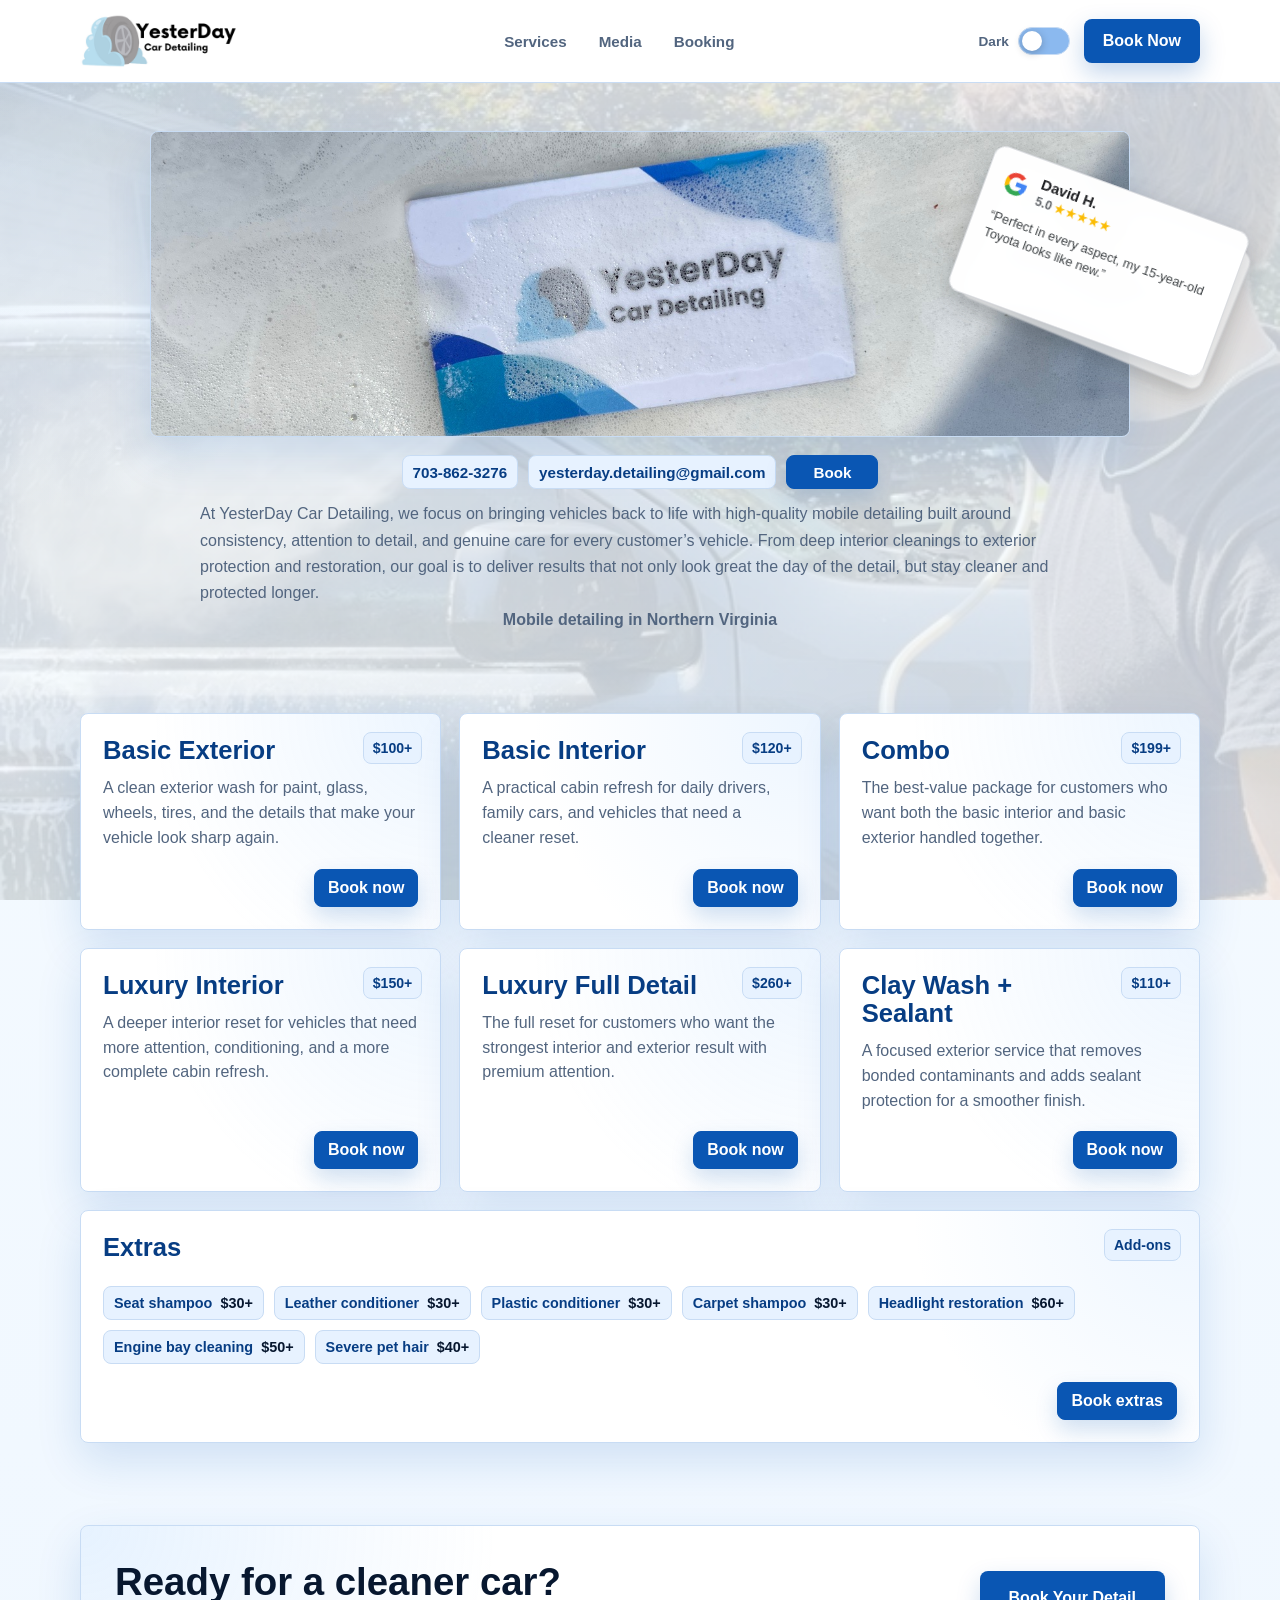
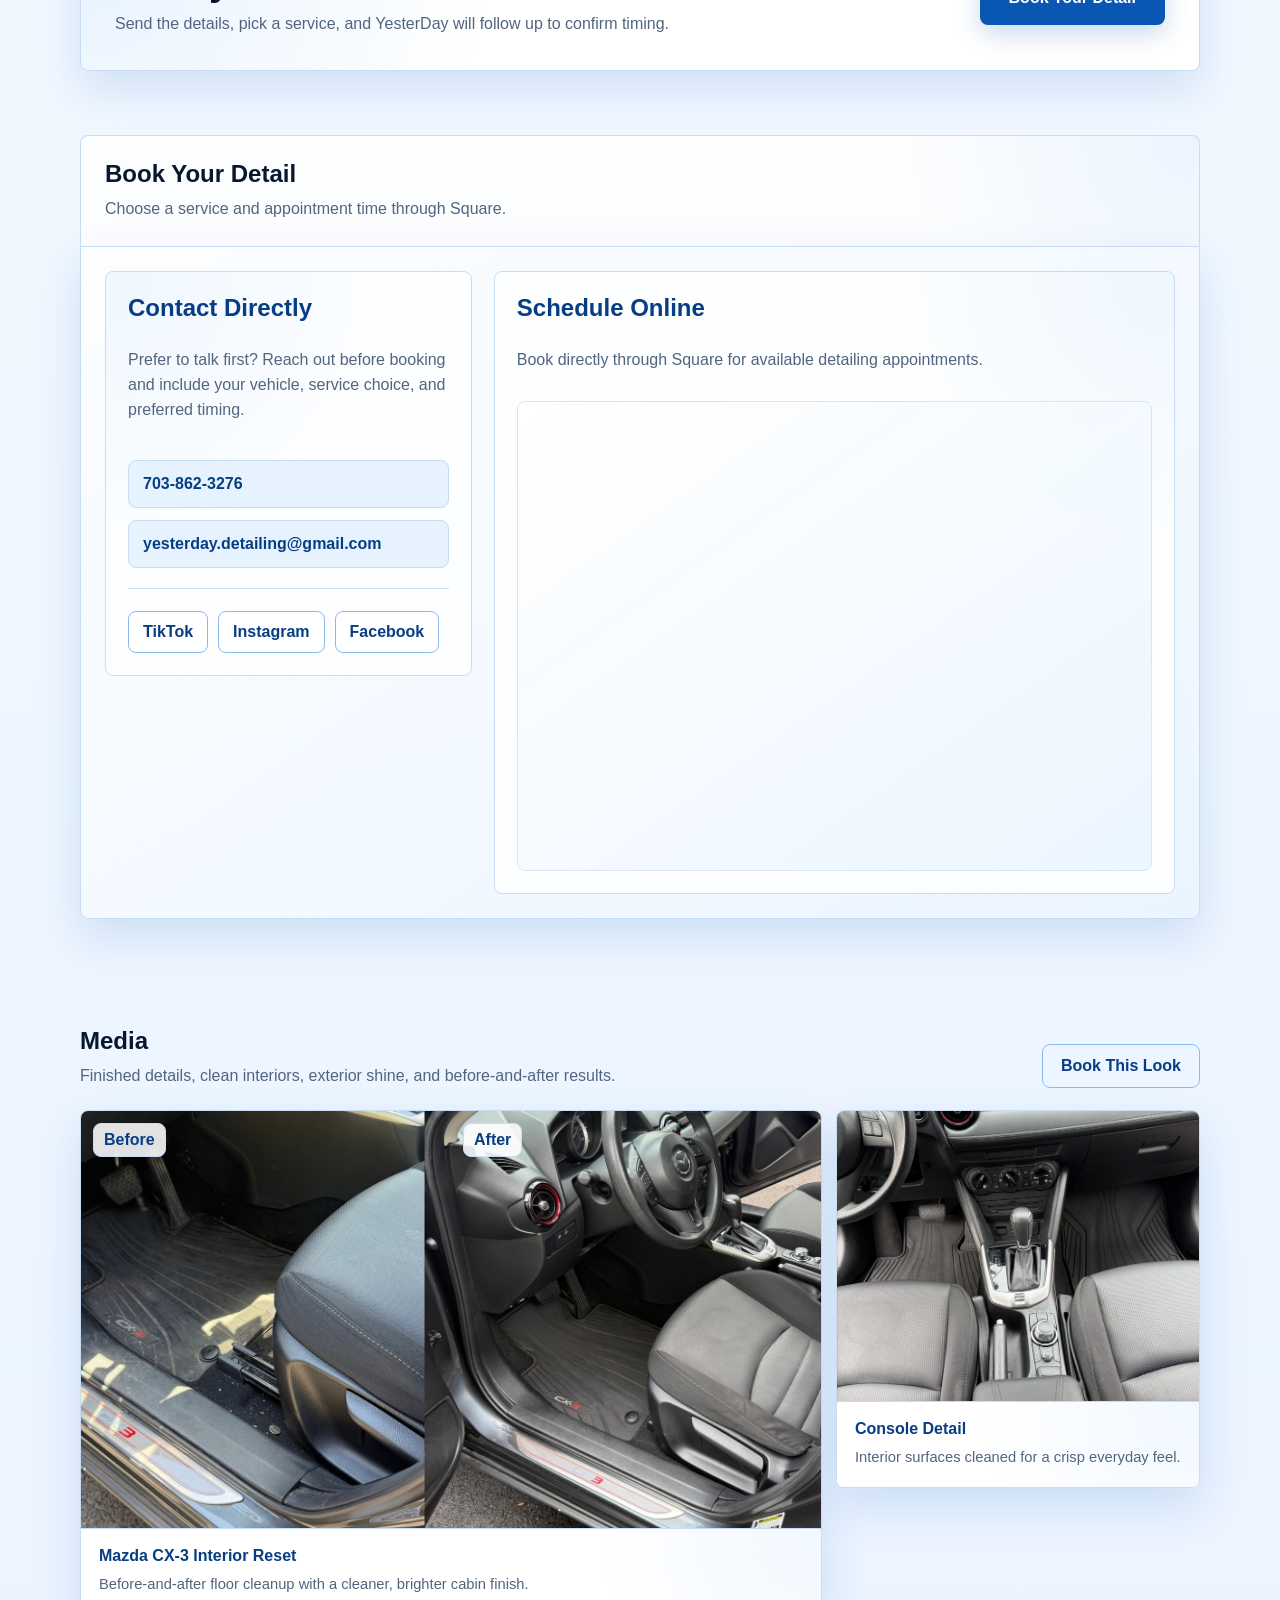
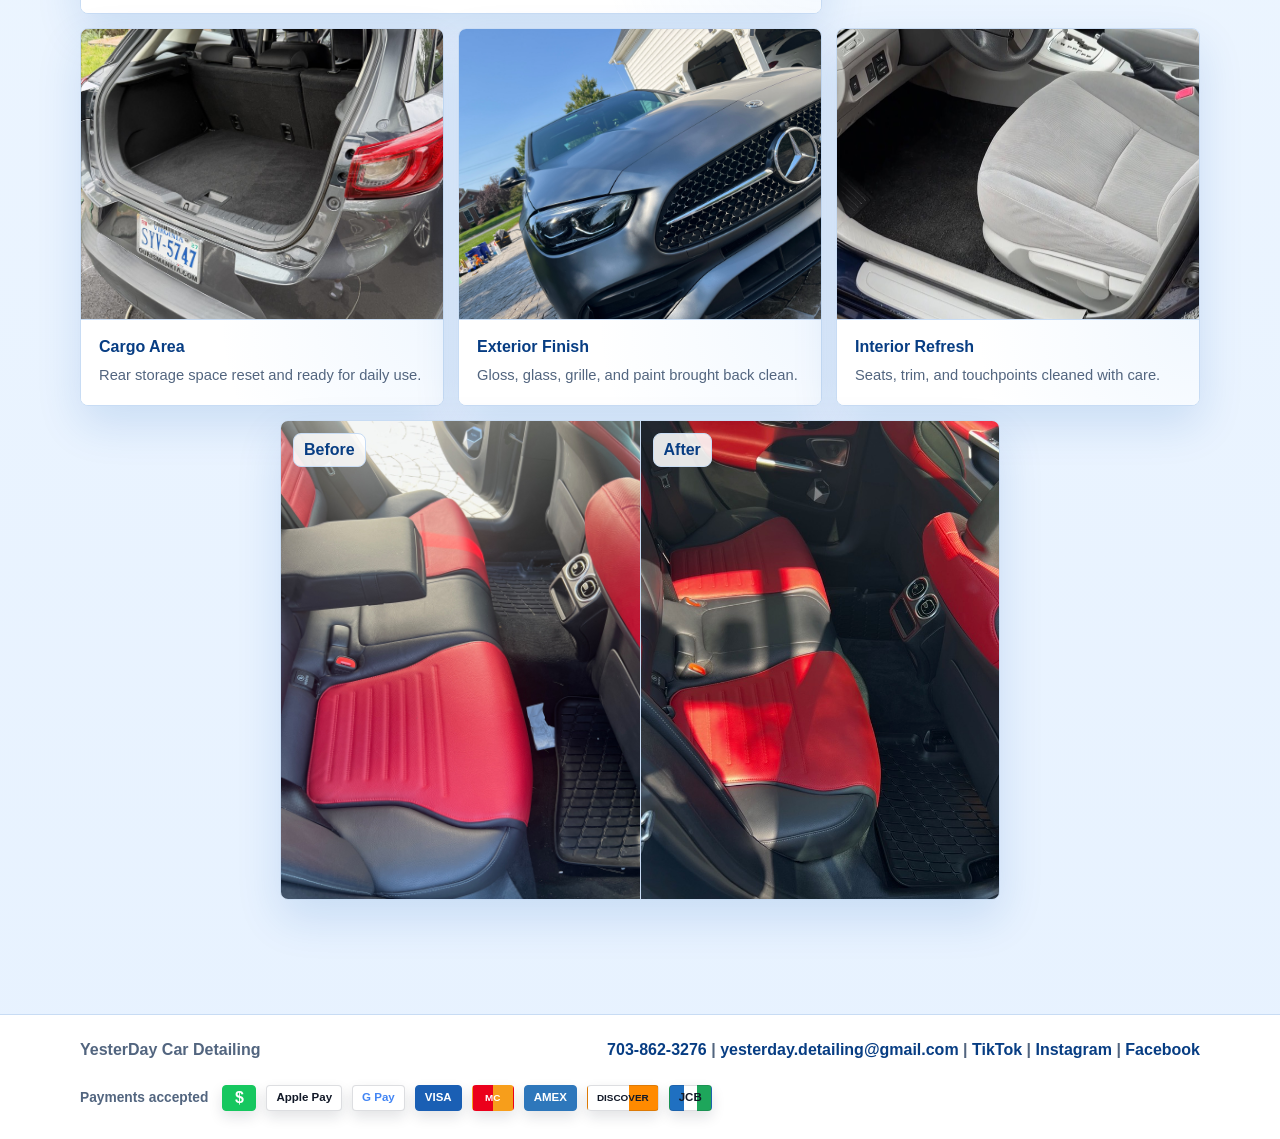
<file: index.html>
<!doctype html>
<html lang="en">
<head>
  <meta charset="utf-8">
  <meta name="viewport" content="width=device-width, initial-scale=1">
  <title>YesterDay Car Detailing | Auto Detailing in Northern Virginia</title>
  <meta name="description" content="YesterDay Car Detailing offers interior, exterior, combo, and wax add-on detailing services in Northern Virginia. Call or text 703-862-3276 to book.">
  <meta name="robots" content="index, follow">
  <meta name="theme-color" content="#0a56b3">
  <meta property="og:type" content="website">
  <meta property="og:title" content="YesterDay Car Detailing">
  <meta property="og:description" content="Reliable, high-quality car detailing using clean, efficient methods in Northern Virginia.">
  <meta property="og:url" content="https://yesterdaydetailing.com/">
  <meta property="og:image" content="https://yesterdaydetailing.com/soap-biz-card.jpg">
  <meta property="og:site_name" content="YesterDay Car Detailing">
  <meta name="twitter:card" content="summary_large_image">
  <meta name="twitter:title" content="YesterDay Car Detailing">
  <meta name="twitter:description" content="Interior, exterior, combo, and wax add-on car detailing services.">
  <meta name="twitter:image" content="https://yesterdaydetailing.com/soap-biz-card.jpg">
  <link rel="canonical" href="https://yesterdaydetailing.com/">
  <link rel="icon" type="image/svg+xml" href="favicon.svg?v=3">
  <script>
    document.documentElement.dataset.theme = localStorage.getItem("yd-theme") || (matchMedia("(prefers-color-scheme: dark)").matches ? "dark" : "light");
  </script>
  <link rel="stylesheet" href="styles.css?v=10">
  <script src="theme.js" defer></script>
  <script src="reviews.js?v=2" defer></script>
  <script type="application/ld+json">
  {
    "@context": "https://schema.org",
    "@type": "AutoWash",
    "name": "YesterDay Car Detailing",
    "url": "https://yesterdaydetailing.com/",
    "description": "Interior, exterior, combo, and wax add-on auto detailing services in Northern Virginia.",
    "telephone": "+1-703-862-3276",
    "email": "yesterday.detailing@gmail.com",
    "areaServed": "Northern Virginia",
    "image": "https://yesterdaydetailing.com/soap-biz-card.jpg",
    "logo": "https://yesterdaydetailing.com/logo-light.png",
    "priceRange": "$30+-$260+",
    "sameAs": [
      "https://www.tiktok.com/@yesterday_car_detailing",
      "https://www.instagram.com/yesterday_car_detailing/",
      "https://www.facebook.com/share/15jiZmdQzUG/?mibextid=wwXIfr"
    ],
    "makesOffer": [
      {
        "@type": "Offer",
        "name": "Basic Exterior",
        "price": "100",
        "priceCurrency": "USD"
      },
      {
        "@type": "Offer",
        "name": "Basic Interior",
        "price": "120",
        "priceCurrency": "USD"
      },
      {
        "@type": "Offer",
        "name": "Combo",
        "price": "199",
        "priceCurrency": "USD"
      },
      {
        "@type": "Offer",
        "name": "Luxury Interior",
        "price": "150",
        "priceCurrency": "USD"
      },
      {
        "@type": "Offer",
        "name": "Luxury Full Detail",
        "price": "260",
        "priceCurrency": "USD"
      },
      {
        "@type": "Offer",
        "name": "Clay Wash + Sealant and Protection",
        "price": "110",
        "priceCurrency": "USD"
      }
    ]
  }
  </script>
</head>
<body class="one-page-site">
  <header class="site-header">
    <div class="nav-wrap">
      <a class="brand" href="#top" aria-label="YesterDay Car Detailing home" data-scroll-top>
        <img class="logo-light" src="logo-light.png?v=5" alt="YesterDay Car Detailing logo">
        <img class="logo-dark" src="logo-dark.png?v=4" alt="YesterDay Car Detailing logo">
      </a>
      <nav class="main-nav" aria-label="Primary navigation">
        <a href="#services">Services</a>
        <a href="#media">Media</a>
        <a href="https://book.squareup.com/appointments/hwtfurj6mw3m24/location/L4SW4S6JGXWSM/services">Booking</a>
      </nav>
      <div class="nav-actions">
        <label class="theme-toggle">
          <span>Dark</span>
          <input type="checkbox" data-theme-toggle aria-label="Switch dark mode">
          <span class="slider" aria-hidden="true"></span>
        </label>
        <a class="btn" href="https://book.squareup.com/appointments/hwtfurj6mw3m24/location/L4SW4S6JGXWSM/services">Book Now</a>
      </div>
    </div>
  </header>

  <svg class="sr-only" aria-hidden="true"><symbol id="google-g-mark" viewBox="0 0 24 24"><path fill="#4285f4" d="M21.35 12.18c0-.71-.06-1.4-.18-2.06H12v3.9h5.24a4.48 4.48 0 0 1-1.94 2.93v2.53h3.14c1.84-1.69 2.91-4.19 2.91-7.3Z"/><path fill="#34a853" d="M12 21.7c2.62 0 4.82-.87 6.44-2.22l-3.14-2.53c-.87.58-1.98.93-3.3.93-2.53 0-4.68-1.71-5.45-4.01H3.3v2.61A9.72 9.72 0 0 0 12 21.7Z"/><path fill="#fbbc05" d="M6.55 13.87A5.84 5.84 0 0 1 6.25 12c0-.65.11-1.28.3-1.87V7.52H3.3A9.72 9.72 0 0 0 2.28 12c0 1.61.39 3.13 1.02 4.48l3.25-2.61Z"/><path fill="#ea4335" d="M12 6.12c1.43 0 2.71.49 3.72 1.45l2.79-2.79A9.35 9.35 0 0 0 12 2.3a9.72 9.72 0 0 0-8.7 5.22l3.25 2.61c.77-2.3 2.92-4.01 5.45-4.01Z"/></symbol></svg>

  <main id="top" class="page one-page">
    <section class="service-menu-hero" aria-label="YesterDay Car Detailing service menu">
      <div class="service-menu-copy">
        <img class="service-menu-banner" src="soap-biz-card.jpg" alt="YesterDay Car Detailing card in soap suds" fetchpriority="high">
        <aside class="google-review-float" aria-label="Google customer reviews" data-review-carousel>
          <div class="google-review-slides">
            <article class="google-review-slide active" data-review-slide>
              <div class="google-review-heading">
                <svg class="google-g" aria-label="Google" viewBox="0 0 24 24" role="img"><path fill="#4285f4" d="M21.35 12.18c0-.71-.06-1.4-.18-2.06H12v3.9h5.24a4.48 4.48 0 0 1-1.94 2.93v2.53h3.14c1.84-1.69 2.91-4.19 2.91-7.3Z"/><path fill="#34a853" d="M12 21.7c2.62 0 4.82-.87 6.44-2.22l-3.14-2.53c-.87.58-1.98.93-3.3.93-2.53 0-4.68-1.71-5.45-4.01H3.3v2.61A9.72 9.72 0 0 0 12 21.7Z"/><path fill="#fbbc05" d="M6.55 13.87A5.84 5.84 0 0 1 6.25 12c0-.65.11-1.28.3-1.87V7.52H3.3A9.72 9.72 0 0 0 2.28 12c0 1.61.39 3.13 1.02 4.48l3.25-2.61Z"/><path fill="#ea4335" d="M12 6.12c1.43 0 2.71.49 3.72 1.45l2.79-2.79A9.35 9.35 0 0 0 12 2.3a9.72 9.72 0 0 0-8.7 5.22l3.25 2.61c.77-2.3 2.92-4.01 5.45-4.01Z"/></svg>
                <span><strong>David H.</strong><small>5.0 <span class="google-stars" aria-label="5 out of 5 stars">★★★★★</span></small></span>
              </div>
              <blockquote>“Perfect in every aspect, my 15-year-old Toyota looks like new.”</blockquote>
            </article>
            <article class="google-review-slide" data-review-slide>
              <div class="google-review-heading"><svg class="google-g" aria-label="Google" viewBox="0 0 24 24" role="img"><use href="#google-g-mark"/></svg><span><strong>Dominick A.</strong><small>5.0 <span class="google-stars" aria-label="5 out of 5 stars">★★★★★</span></small></span></div>
              <blockquote>“My car hasn't looked this clean in a long time. Great communication and very friendly.”</blockquote>
            </article>
            <article class="google-review-slide" data-review-slide>
              <div class="google-review-heading"><svg class="google-g" aria-label="Google" viewBox="0 0 24 24" role="img"><use href="#google-g-mark"/></svg><span><strong>Joshua C.</strong><small>5.0 <span class="google-stars" aria-label="5 out of 5 stars">★★★★★</span></small></span></div>
              <blockquote>“Very convenient and great attention to detail. My car looks brand new.”</blockquote>
            </article>
            <article class="google-review-slide" data-review-slide>
              <div class="google-review-heading"><svg class="google-g" aria-label="Google" viewBox="0 0 24 24" role="img"><use href="#google-g-mark"/></svg><span><strong>Javed</strong><small>5.0 <span class="google-stars" aria-label="5 out of 5 stars">★★★★★</span></small></span></div>
              <blockquote>“The whole car looked brand new and I couldn't be happier.”</blockquote>
            </article>
            <article class="google-review-slide" data-review-slide>
              <div class="google-review-heading"><svg class="google-g" aria-label="Google" viewBox="0 0 24 24" role="img"><use href="#google-g-mark"/></svg><span><strong>Jared</strong><small>5.0 <span class="google-stars" aria-label="5 out of 5 stars">★★★★★</span></small></span></div>
              <blockquote>“Easily one of the best detailers out there. Ayden was extremely professional.”</blockquote>
            </article>
          </div>
        </aside>
        <p class="service-meta">
          <span><a href="tel:17038623276">703-862-3276</a></span>
          <span><a href="mailto:yesterday.detailing@gmail.com">yesterday.detailing@gmail.com</a></span>
          <span><a class="service-meta-book" href="https://book.squareup.com/appointments/hwtfurj6mw3m24/location/L4SW4S6JGXWSM/services">Book</a></span>
        </p>
        <p class="intro-copy intro-copy-full">At YesterDay Car Detailing, we focus on bringing vehicles back to life with high-quality mobile detailing built around consistency, attention to detail, and genuine care for every customer’s vehicle. From deep interior cleanings to exterior protection and restoration, our goal is to deliver results that not only look great the day of the detail, but stay cleaner and protected longer.</p>
        <p class="intro-copy intro-copy-mobile">Mobile detailing built around clean interiors, protected exteriors, and reliable results.</p>
        <p class="service-location">Mobile detailing in Northern Virginia</p>
      </div>
    </section>

    <section id="services" class="section service-menu-section">
      <div class="service-menu-grid">
        <article class="service-menu-item">
          <h3>Basic Exterior</h3>
          <span class="service-price">$100+</span>
          <p>A clean exterior wash for paint, glass, wheels, tires, and the details that make your vehicle look sharp again.</p>
          <div class="service-card-footer">
            <a class="service-book-btn" href="https://book.squareup.com/appointments/hwtfurj6mw3m24/location/L4SW4S6JGXWSM/services">Book now</a>
          </div>
        </article>

        <article class="service-menu-item">
          <h3>Basic Interior</h3>
          <span class="service-price">$120+</span>
          <p>A practical cabin refresh for daily drivers, family cars, and vehicles that need a cleaner reset.</p>
          <div class="service-card-footer">
            <a class="service-book-btn" href="https://book.squareup.com/appointments/hwtfurj6mw3m24/location/L4SW4S6JGXWSM/services">Book now</a>
          </div>
        </article>

        <article class="service-menu-item">
          <h3>Combo</h3>
          <span class="service-price">$199+</span>
          <p>The best-value package for customers who want both the basic interior and basic exterior handled together.</p>
          <div class="service-card-footer">
            <a class="service-book-btn" href="https://book.squareup.com/appointments/hwtfurj6mw3m24/location/L4SW4S6JGXWSM/services">Book now</a>
          </div>
        </article>

        <article class="service-menu-item">
          <h3>Luxury Interior</h3>
          <span class="service-price">$150+</span>
          <p>A deeper interior reset for vehicles that need more attention, conditioning, and a more complete cabin refresh.</p>
          <div class="service-card-footer">
            <a class="service-book-btn" href="https://book.squareup.com/appointments/hwtfurj6mw3m24/location/L4SW4S6JGXWSM/services">Book now</a>
          </div>
        </article>

        <article class="service-menu-item">
          <h3>Luxury Full Detail</h3>
          <span class="service-price">$260+</span>
          <p>The full reset for customers who want the strongest interior and exterior result with premium attention.</p>
          <div class="service-card-footer">
            <a class="service-book-btn" href="https://book.squareup.com/appointments/hwtfurj6mw3m24/location/L4SW4S6JGXWSM/services">Book now</a>
          </div>
        </article>

        <article class="service-menu-item">
          <h3>Clay Wash + Sealant</h3>
          <span class="service-price">$110+</span>
          <p>A focused exterior service that removes bonded contaminants and adds sealant protection for a smoother finish.</p>
          <div class="service-card-footer">
            <a class="service-book-btn" href="https://book.squareup.com/appointments/hwtfurj6mw3m24/location/L4SW4S6JGXWSM/services">Book now</a>
          </div>
        </article>

        <article class="service-menu-item service-extras">
          <h3>Extras</h3>
          <span class="service-price">Add-ons</span>
          <div class="extras-list">
            <span><strong>Seat shampoo</strong> $30+</span>
            <span><strong>Leather conditioner</strong> $30+</span>
            <span><strong>Plastic conditioner</strong> $30+</span>
            <span><strong>Carpet shampoo</strong> $30+</span>
            <span><strong>Headlight restoration</strong> $60+</span>
            <span><strong>Engine bay cleaning</strong> $50+</span>
            <span><strong>Severe pet hair</strong> $40+</span>
          </div>
          <div class="service-card-footer">
            <a class="service-book-btn" href="https://book.squareup.com/appointments/hwtfurj6mw3m24/location/L4SW4S6JGXWSM/services">Book extras</a>
          </div>
        </article>
      </div>
    </section>

    <section class="booking-band" aria-label="Booking call to action">
      <div>
        <h2>Ready for a cleaner car?</h2>
        <p>Send the details, pick a service, and YesterDay will follow up to confirm timing.</p>
      </div>
      <a class="btn large-btn" href="https://book.squareup.com/appointments/hwtfurj6mw3m24/location/L4SW4S6JGXWSM/services">Book Your Detail</a>
    </section>

    <section id="booking" class="section booking-section">
      <div class="section-head">
        <div>
          <h2>Book Your Detail</h2>
          <p>Choose a service and appointment time through Square.</p>
        </div>
      </div>

      <div class="split booking-layout">
        <aside class="contact-card booking-contact-card">
          <h2>Contact Directly</h2>
          <p class="contact-copy-desktop">Prefer to talk first? Reach out before booking and include your vehicle, service choice, and preferred timing.</p>
          <p class="contact-copy-mobile">Questions first? Tap an icon, or book directly through Square.</p>
          <div class="contact-list contact-text-links">
            <a class="contact-link" href="tel:17038623276">703-862-3276</a>
            <a class="contact-link" href="mailto:yesterday.detailing@gmail.com">yesterday.detailing@gmail.com</a>
          </div>
          <div class="social-links compact contact-text-links">
            <a href="https://www.tiktok.com/@yesterday_car_detailing" target="_blank" rel="noopener">TikTok</a>
            <a href="https://www.instagram.com/yesterday_car_detailing/" target="_blank" rel="noopener">Instagram</a>
            <a href="https://www.facebook.com/share/15jiZmdQzUG/?mibextid=wwXIfr" target="_blank" rel="noopener">Facebook</a>
          </div>
          <div class="contact-icon-grid" aria-label="Direct contact links">
            <a class="contact-icon-link" href="tel:17038623276" aria-label="Call or text YesterDay Car Detailing">
              <svg aria-hidden="true" viewBox="0 0 24 24"><path d="M22 16.9v3a2 2 0 0 1-2.2 2 19.8 19.8 0 0 1-8.6-3.1 19.4 19.4 0 0 1-6-6A19.8 19.8 0 0 1 2.1 4.2 2 2 0 0 1 4.1 2h3a2 2 0 0 1 2 1.7c.1 1 .4 2 .7 2.8a2 2 0 0 1-.5 2.1L8.1 9.9a16 16 0 0 0 6 6l1.3-1.2a2 2 0 0 1 2.1-.5c.9.3 1.8.6 2.8.7A2 2 0 0 1 22 16.9Z"/></svg>
              <span class="sr-only">Call or text</span>
            </a>
            <a class="contact-icon-link" href="mailto:yesterday.detailing@gmail.com" aria-label="Email YesterDay Car Detailing">
              <svg aria-hidden="true" viewBox="0 0 24 24"><path d="M4 4h16a2 2 0 0 1 2 2v12a2 2 0 0 1-2 2H4a2 2 0 0 1-2-2V6a2 2 0 0 1 2-2Z"/><path d="m22 6-10 7L2 6"/></svg>
              <span class="sr-only">Email</span>
            </a>
            <a class="contact-icon-link" href="https://www.tiktok.com/@yesterday_car_detailing" target="_blank" rel="noopener" aria-label="YesterDay Car Detailing on TikTok">
              <span class="contact-icon-letter" aria-hidden="true">♪</span>
              <span class="sr-only">TikTok</span>
            </a>
            <a class="contact-icon-link" href="https://www.instagram.com/yesterday_car_detailing/" target="_blank" rel="noopener" aria-label="YesterDay Car Detailing on Instagram">
              <svg aria-hidden="true" viewBox="0 0 24 24"><rect x="3" y="3" width="18" height="18" rx="5"/><circle cx="12" cy="12" r="4"/><path d="M17.5 6.5h.01"/></svg>
              <span class="sr-only">Instagram</span>
            </a>
            <a class="contact-icon-link" href="https://www.facebook.com/share/15jiZmdQzUG/?mibextid=wwXIfr" target="_blank" rel="noopener" aria-label="YesterDay Car Detailing on Facebook">
              <span class="contact-icon-letter" aria-hidden="true">f</span>
              <span class="sr-only">Facebook</span>
            </a>
          </div>
        </aside>

        <section class="contact-card square-booking-card">
          <h2>Schedule Online</h2>
          <p>Book directly through Square for available detailing appointments.</p>
          <div class="square-booking-widget">
            <!-- Start Square Appointments Embed Code --><script src="https://square.site/appointments/buyer/widget/hwtfurj6mw3m24/L4SW4S6JGXWSM.js"></script><!-- End Square Appointments Embed Code -->
          </div>
        </section>
      </div>
    </section>

    <section id="media" class="section">
      <div class="section-head">
        <div>
          <h2>Media</h2>
          <p>Finished details, clean interiors, exterior shine, and before-and-after results.</p>
        </div>
        <a class="btn secondary" href="https://book.squareup.com/appointments/hwtfurj6mw3m24/location/L4SW4S6JGXWSM/services">Book This Look</a>
      </div>

      <div class="media-grid one-page-media-grid">
        <article class="media-card before-after-card featured-media-card">
          <figure class="combined-before-after">
            <img class="before-after-image" src="mazda-cx3-before-after.jpg" alt="Before and after Mazda CX-3 interior floor detail comparison" loading="lazy">
            <figcaption class="before-label">Before</figcaption>
            <figcaption class="after-label">After</figcaption>
          </figure>
          <div class="media-card-body">
            <h3>Mazda CX-3 Interior Reset</h3>
            <p>Before-and-after floor cleanup with a cleaner, brighter cabin finish.</p>
          </div>
        </article>

        <article class="media-card photo-card">
          <img src="mazda-cx3-interior-console.jpg" alt="Clean Mazda CX-3 front interior and center console after detailing" loading="lazy">
          <div class="media-card-body">
            <h3>Console Detail</h3>
            <p>Interior surfaces cleaned for a crisp everyday feel.</p>
          </div>
        </article>

        <article class="media-card photo-card">
          <img src="mazda-cx3-trunk-detail.jpg" alt="Clean Mazda CX-3 trunk and rear cargo area after detailing" loading="lazy">
          <div class="media-card-body">
            <h3>Cargo Area</h3>
            <p>Rear storage space reset and ready for daily use.</p>
          </div>
        </article>

        <article class="media-card photo-card">
          <img src="mercedes-exterior-front.jpg" alt="Detailed Mercedes exterior front grille and hood after YesterDay Car Detailing service" loading="lazy">
          <div class="media-card-body">
            <h3>Exterior Finish</h3>
            <p>Gloss, glass, grille, and paint brought back clean.</p>
          </div>
        </article>

        <article class="media-card photo-card">
          <img src="toyota-interior-detail.jpg" alt="Clean Toyota front interior after detailing" loading="lazy">
          <div class="media-card-body">
            <h3>Interior Refresh</h3>
            <p>Seats, trim, and touchpoints cleaned with care.</p>
          </div>
        </article>

        <article class="media-card before-after-card compact-before-after">
          <div class="before-after-grid">
            <figure>
              <img src="before-interior-red-seat.jpg" alt="Before interior detail showing rear seat and floor area needing cleanup" loading="lazy">
              <figcaption>Before</figcaption>
            </figure>
            <figure class="after-frame">
              <img src="after-interior-red-seat.jpg" alt="After interior detail showing cleaned rear seat and floor area" loading="lazy">
              <figcaption>After</figcaption>
            </figure>
          </div>
        </article>
      </div>
    </section>

  </main>

  <footer class="site-footer">
    <div class="footer-wrap">
      <span>YesterDay Car Detailing</span>
      <span><a href="tel:17038623276">703-862-3276</a> | <a href="mailto:yesterday.detailing@gmail.com">yesterday.detailing@gmail.com</a> | <a href="https://www.tiktok.com/@yesterday_car_detailing" target="_blank" rel="noopener">TikTok</a> | <a href="https://www.instagram.com/yesterday_car_detailing/" target="_blank" rel="noopener">Instagram</a> | <a href="https://www.facebook.com/share/15jiZmdQzUG/?mibextid=wwXIfr" target="_blank" rel="noopener">Facebook</a></span>
    </div>
    <div class="payment-wrap" aria-label="Accepted payment methods">
      <span class="payment-note">Payments accepted</span>
      <span class="pay-badge cash" aria-label="Cash">$</span>
      <span class="pay-badge apple">Apple Pay</span>
      <span class="pay-badge google">G Pay</span>
      <span class="pay-badge visa">VISA</span>
      <span class="pay-badge mastercard">MC</span>
      <span class="pay-badge amex">AMEX</span>
      <span class="pay-badge discover">DISCOVER</span>
      <span class="pay-badge jcb">JCB</span>
    </div>
  </footer>
</body>
</html>
</file>
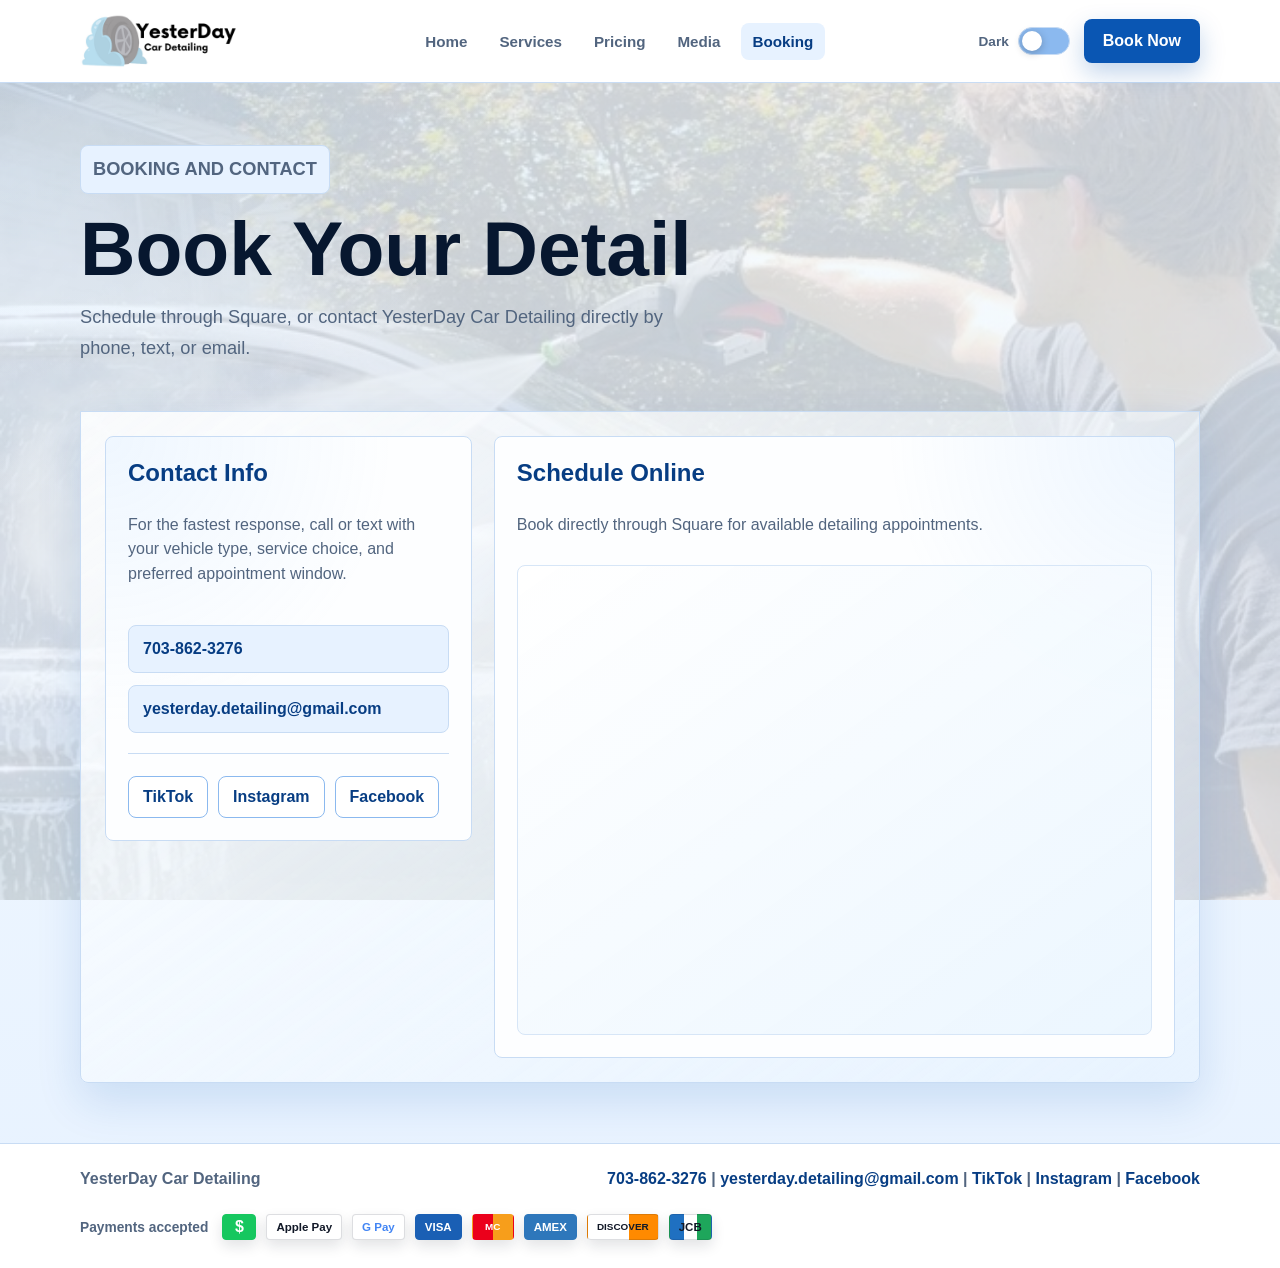
<file: booking.html>
<!doctype html>
<html lang="en">
<head>
  <meta charset="utf-8">
  <meta name="viewport" content="width=device-width, initial-scale=1">
  <title>Book Car Detailing | Contact YesterDay Car Detailing</title>
  <meta name="description" content="Book interior, exterior, or combo car detailing with YesterDay Car Detailing. Call or text 703-862-3276 or email yesterday.detailing@gmail.com.">
  <meta name="robots" content="index, follow">
  <meta name="theme-color" content="#0a56b3">
  <meta property="og:type" content="website">
  <meta property="og:title" content="Book Car Detailing | YesterDay Car Detailing">
  <meta property="og:description" content="Request a detailing appointment by phone, text, email, or booking form.">
  <meta property="og:url" content="https://yesterdaydetailing.com/booking.html">
  <meta property="og:image" content="https://yesterdaydetailing.com/soap-biz-card.jpg">
  <meta property="og:site_name" content="YesterDay Car Detailing">
  <meta name="twitter:card" content="summary_large_image">
  <meta name="twitter:title" content="Book Car Detailing | YesterDay Car Detailing">
  <meta name="twitter:description" content="Request a detailing appointment by phone, text, email, or booking form.">
  <meta name="twitter:image" content="https://yesterdaydetailing.com/soap-biz-card.jpg">
  <link rel="canonical" href="https://yesterdaydetailing.com/booking.html">
  <link rel="icon" type="image/svg+xml" href="favicon.svg?v=3">
  <script>
    document.documentElement.dataset.theme = localStorage.getItem("yd-theme") || (matchMedia("(prefers-color-scheme: dark)").matches ? "dark" : "light");
  </script>
  <link rel="stylesheet" href="styles.css?v=6">
  <script src="theme.js" defer></script>
</head>
<body>
  <header class="site-header">
    <div class="nav-wrap">
      <a class="brand" href="index.html" aria-label="YesterDay Car Detailing home">
        <img class="logo-light" src="logo-light.png?v=5" alt="YesterDay Car Detailing logo">
        <img class="logo-dark" src="logo-dark.png?v=4" alt="YesterDay Car Detailing logo">
      </a>
      <nav class="main-nav" aria-label="Primary navigation">
        <a href="index.html">Home</a>
        <a href="services.html">Services</a>
        <a href="pricing.html">Pricing</a>
        <a href="media.html">Media</a>
        <a href="https://book.squareup.com/appointments/hwtfurj6mw3m24/location/L4SW4S6JGXWSM/services" aria-current="page">Booking</a>
      </nav>
      <div class="nav-actions">
        <label class="theme-toggle">
          <span>Dark</span>
          <input type="checkbox" data-theme-toggle aria-label="Switch dark mode">
          <span class="slider" aria-hidden="true"></span>
        </label>
        <a class="btn" href="https://book.squareup.com/appointments/hwtfurj6mw3m24/location/L4SW4S6JGXWSM/services">Book Now</a>
      </div>
    </div>
  </header>

  <main class="page">
    <section class="page-title">
      <p class="eyebrow">Booking and contact</p>
      <h1>Book Your Detail</h1>
      <p>Schedule through Square, or contact YesterDay Car Detailing directly by phone, text, or email.</p>
    </section>

    <section class="section split booking-layout">
      <aside class="contact-card booking-contact-card">
        <h2>Contact Info</h2>
        <p class="contact-copy-desktop">For the fastest response, call or text with your vehicle type, service choice, and preferred appointment window.</p>
        <p class="contact-copy-mobile">For questions before booking, tap an icon below.</p>
        <div class="contact-list contact-text-links">
          <a class="contact-link" href="tel:17038623276">703-862-3276</a>
          <a class="contact-link" href="mailto:yesterday.detailing@gmail.com">yesterday.detailing@gmail.com</a>
        </div>
        <div class="social-links compact contact-text-links">
          <a href="https://www.tiktok.com/@yesterday_car_detailing" target="_blank" rel="noopener">TikTok</a>
          <a href="https://www.instagram.com/yesterday_car_detailing/" target="_blank" rel="noopener">Instagram</a>
          <a href="https://www.facebook.com/share/15jiZmdQzUG/?mibextid=wwXIfr" target="_blank" rel="noopener">Facebook</a>
        </div>
        <div class="contact-icon-grid" aria-label="Direct contact links">
          <a class="contact-icon-link" href="tel:17038623276" aria-label="Call or text YesterDay Car Detailing">
            <svg aria-hidden="true" viewBox="0 0 24 24"><path d="M22 16.9v3a2 2 0 0 1-2.2 2 19.8 19.8 0 0 1-8.6-3.1 19.4 19.4 0 0 1-6-6A19.8 19.8 0 0 1 2.1 4.2 2 2 0 0 1 4.1 2h3a2 2 0 0 1 2 1.7c.1 1 .4 2 .7 2.8a2 2 0 0 1-.5 2.1L8.1 9.9a16 16 0 0 0 6 6l1.3-1.2a2 2 0 0 1 2.1-.5c.9.3 1.8.6 2.8.7A2 2 0 0 1 22 16.9Z"/></svg>
            <span class="sr-only">Call or text</span>
          </a>
          <a class="contact-icon-link" href="mailto:yesterday.detailing@gmail.com" aria-label="Email YesterDay Car Detailing">
            <svg aria-hidden="true" viewBox="0 0 24 24"><path d="M4 4h16a2 2 0 0 1 2 2v12a2 2 0 0 1-2 2H4a2 2 0 0 1-2-2V6a2 2 0 0 1 2-2Z"/><path d="m22 6-10 7L2 6"/></svg>
            <span class="sr-only">Email</span>
          </a>
          <a class="contact-icon-link" href="https://www.tiktok.com/@yesterday_car_detailing" target="_blank" rel="noopener" aria-label="YesterDay Car Detailing on TikTok">
            <span class="contact-icon-letter" aria-hidden="true">♪</span>
            <span class="sr-only">TikTok</span>
          </a>
          <a class="contact-icon-link" href="https://www.instagram.com/yesterday_car_detailing/" target="_blank" rel="noopener" aria-label="YesterDay Car Detailing on Instagram">
            <svg aria-hidden="true" viewBox="0 0 24 24"><rect x="3" y="3" width="18" height="18" rx="5"/><circle cx="12" cy="12" r="4"/><path d="M17.5 6.5h.01"/></svg>
            <span class="sr-only">Instagram</span>
          </a>
          <a class="contact-icon-link" href="https://www.facebook.com/share/15jiZmdQzUG/?mibextid=wwXIfr" target="_blank" rel="noopener" aria-label="YesterDay Car Detailing on Facebook">
            <span class="contact-icon-letter" aria-hidden="true">f</span>
            <span class="sr-only">Facebook</span>
          </a>
        </div>
      </aside>

      <section class="contact-card square-booking-card">
        <h2>Schedule Online</h2>
        <p>Book directly through Square for available detailing appointments.</p>
        <div class="square-booking-widget">
          <!-- Start Square Appointments Embed Code --><script src="https://square.site/appointments/buyer/widget/hwtfurj6mw3m24/L4SW4S6JGXWSM.js"></script><!-- End Square Appointments Embed Code -->
        </div>
      </section>
    </section>
  </main>

  <footer class="site-footer">
    <div class="footer-wrap">
      <span>YesterDay Car Detailing</span>
      <span><a href="tel:17038623276">703-862-3276</a> | <a href="mailto:yesterday.detailing@gmail.com">yesterday.detailing@gmail.com</a> | <a href="https://www.tiktok.com/@yesterday_car_detailing" target="_blank" rel="noopener">TikTok</a> | <a href="https://www.instagram.com/yesterday_car_detailing/" target="_blank" rel="noopener">Instagram</a> | <a href="https://www.facebook.com/share/15jiZmdQzUG/?mibextid=wwXIfr" target="_blank" rel="noopener">Facebook</a></span>
    </div>
    <div class="payment-wrap" aria-label="Accepted payment methods">
      <span class="payment-note">Payments accepted</span>
      <span class="pay-badge cash" aria-label="Cash">$</span>
      <span class="pay-badge apple">Apple Pay</span>
      <span class="pay-badge google">G Pay</span>
      <span class="pay-badge visa">VISA</span>
      <span class="pay-badge mastercard">MC</span>
      <span class="pay-badge amex">AMEX</span>
      <span class="pay-badge discover">DISCOVER</span>
      <span class="pay-badge jcb">JCB</span>
    </div>
  </footer>
</body>
</html>
</file>
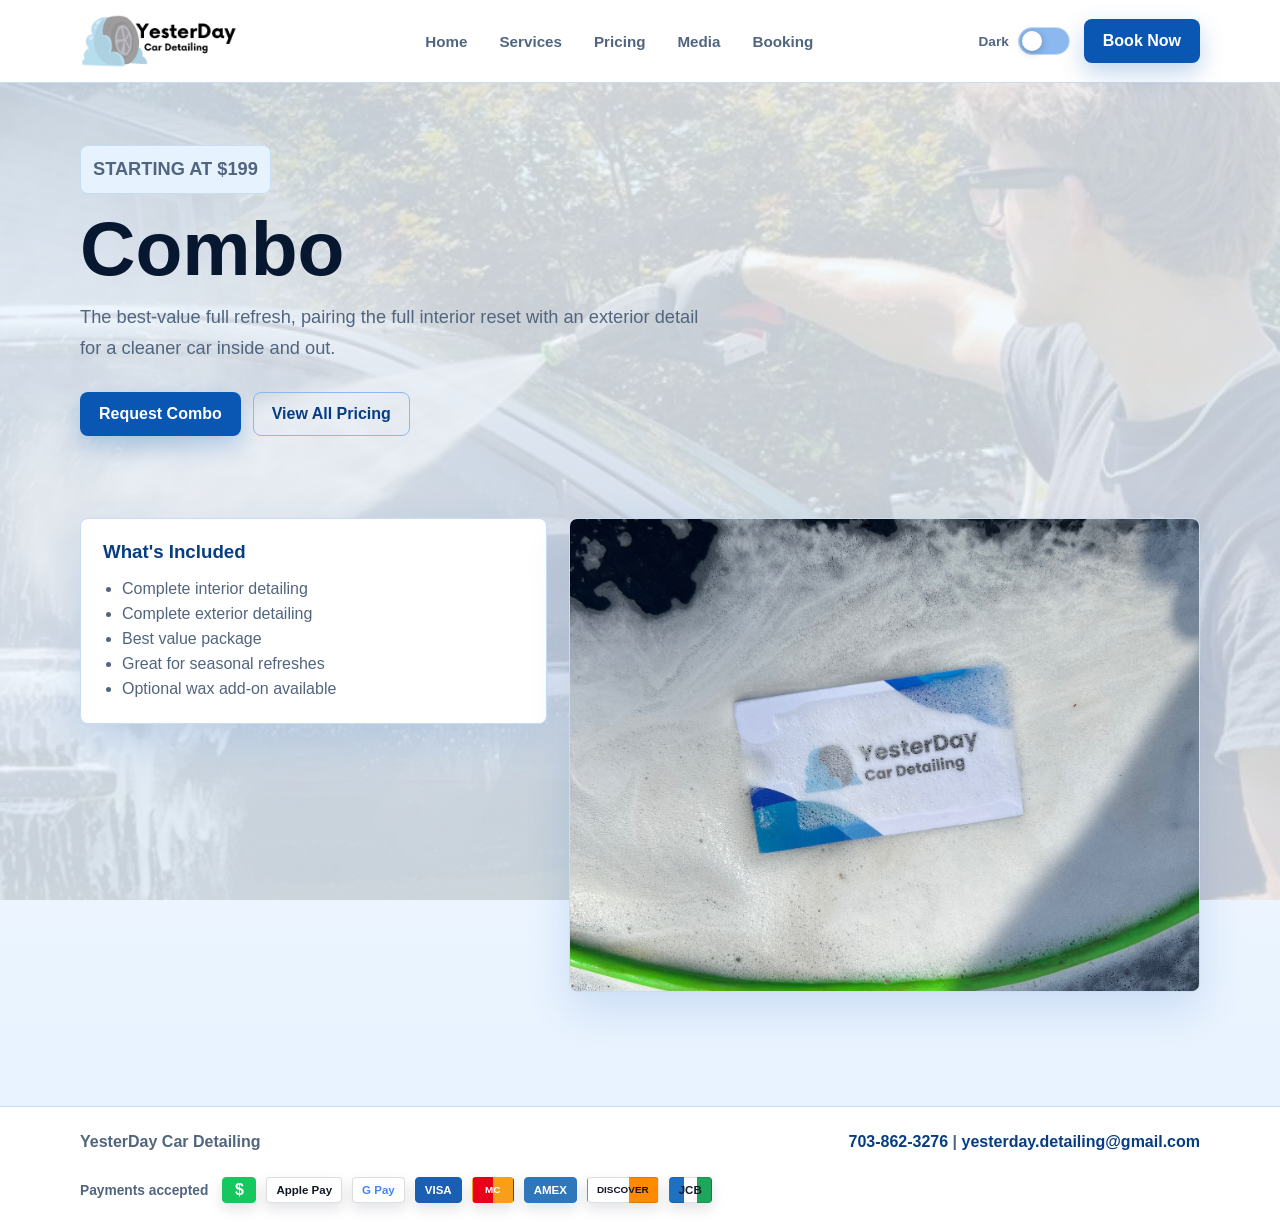
<file: combo.html>
<!doctype html>
<html lang="en">
<head>
  <meta charset="utf-8">
  <meta name="viewport" content="width=device-width, initial-scale=1">
  <title>Combo Detail | YesterDay Car Detailing</title>
  <meta name="description" content="Combo detailing from YesterDay Car Detailing starts at $199 and includes both basic interior and basic exterior detailing. Luxury full detail starts at $260.">
  <meta name="robots" content="index, follow">
  <meta name="theme-color" content="#0a56b3">
  <meta property="og:type" content="website">
  <meta property="og:title" content="Combo Detail | YesterDay Car Detailing">
  <meta property="og:description" content="Combo detailing starts at $199, with luxury full detail starting at $260.">
  <meta property="og:url" content="https://yesterdaydetailing.com/combo.html">
  <meta property="og:image" content="https://yesterdaydetailing.com/soap-biz-card.jpg">
  <meta property="og:site_name" content="YesterDay Car Detailing">
  <meta name="twitter:card" content="summary_large_image">
  <meta name="twitter:title" content="Combo Detail | YesterDay Car Detailing">
  <meta name="twitter:description" content="Combo detailing starts at $199, with luxury full detail starting at $260.">
  <meta name="twitter:image" content="https://yesterdaydetailing.com/soap-biz-card.jpg">
  <link rel="canonical" href="https://yesterdaydetailing.com/combo.html">
  <link rel="icon" type="image/svg+xml" href="favicon.svg?v=3">
  <script>
    document.documentElement.dataset.theme = localStorage.getItem("yd-theme") || (matchMedia("(prefers-color-scheme: dark)").matches ? "dark" : "light");
  </script>
  <link rel="stylesheet" href="styles.css?v=6">
  <script src="theme.js" defer></script>
</head>
<body>
  <header class="site-header">
    <div class="nav-wrap">
      <a class="brand" href="index.html" aria-label="YesterDay Car Detailing home">
        <img class="logo-light" src="logo-light.png?v=5" alt="YesterDay Car Detailing logo">
        <img class="logo-dark" src="logo-dark.png?v=4" alt="YesterDay Car Detailing logo">
      </a>
      <nav class="main-nav" aria-label="Primary navigation">
        <a href="index.html">Home</a>
        <a href="services.html">Services</a>
        <a href="pricing.html">Pricing</a>
        <a href="media.html">Media</a>
        <a href="https://book.squareup.com/appointments/hwtfurj6mw3m24/location/L4SW4S6JGXWSM/services">Booking</a>
      </nav>
      <div class="nav-actions">
        <label class="theme-toggle">
          <span>Dark</span>
          <input type="checkbox" data-theme-toggle aria-label="Switch dark mode">
          <span class="slider" aria-hidden="true"></span>
        </label>
        <a class="btn" href="https://book.squareup.com/appointments/hwtfurj6mw3m24/location/L4SW4S6JGXWSM/services">Book Now</a>
      </div>
    </div>
  </header>

  <main class="page">
    <section class="page-title">
      <p class="eyebrow">Starting at $199</p>
      <h1>Combo</h1>
      <p>The best-value full refresh, pairing the full interior reset with an exterior detail for a cleaner car inside and out.</p>
      <div class="inline-actions">
        <a class="btn" href="https://book.squareup.com/appointments/hwtfurj6mw3m24/location/L4SW4S6JGXWSM/services">Request Combo</a>
        <a class="btn secondary" href="pricing.html">View All Pricing</a>
      </div>
    </section>

    <section class="section split">
      <article class="card">
        <h3>What's Included</h3>
        <ul>
          <li>Complete interior detailing</li>
          <li>Complete exterior detailing</li>
          <li>Best value package</li>
          <li>Great for seasonal refreshes</li>
          <li>Optional wax add-on available</li>
        </ul>
      </article>
      <article class="media-card photo-card">
        <img src="soap-biz-card.jpg" alt="YesterDay Car Detailing card surrounded by soap suds">
      </article>
    </section>
  </main>

  <footer class="site-footer">
    <div class="footer-wrap">
      <span>YesterDay Car Detailing</span>
      <span><a href="tel:17038623276">703-862-3276</a> | <a href="mailto:yesterday.detailing@gmail.com">yesterday.detailing@gmail.com</a></span>
    </div>
    <div class="payment-wrap" aria-label="Accepted payment methods">
      <span class="payment-note">Payments accepted</span>
      <span class="pay-badge cash" aria-label="Cash">$</span>
      <span class="pay-badge apple">Apple Pay</span>
      <span class="pay-badge google">G Pay</span>
      <span class="pay-badge visa">VISA</span>
      <span class="pay-badge mastercard">MC</span>
      <span class="pay-badge amex">AMEX</span>
      <span class="pay-badge discover">DISCOVER</span>
      <span class="pay-badge jcb">JCB</span>
    </div>
  </footer>
</body>
</html>
</file>
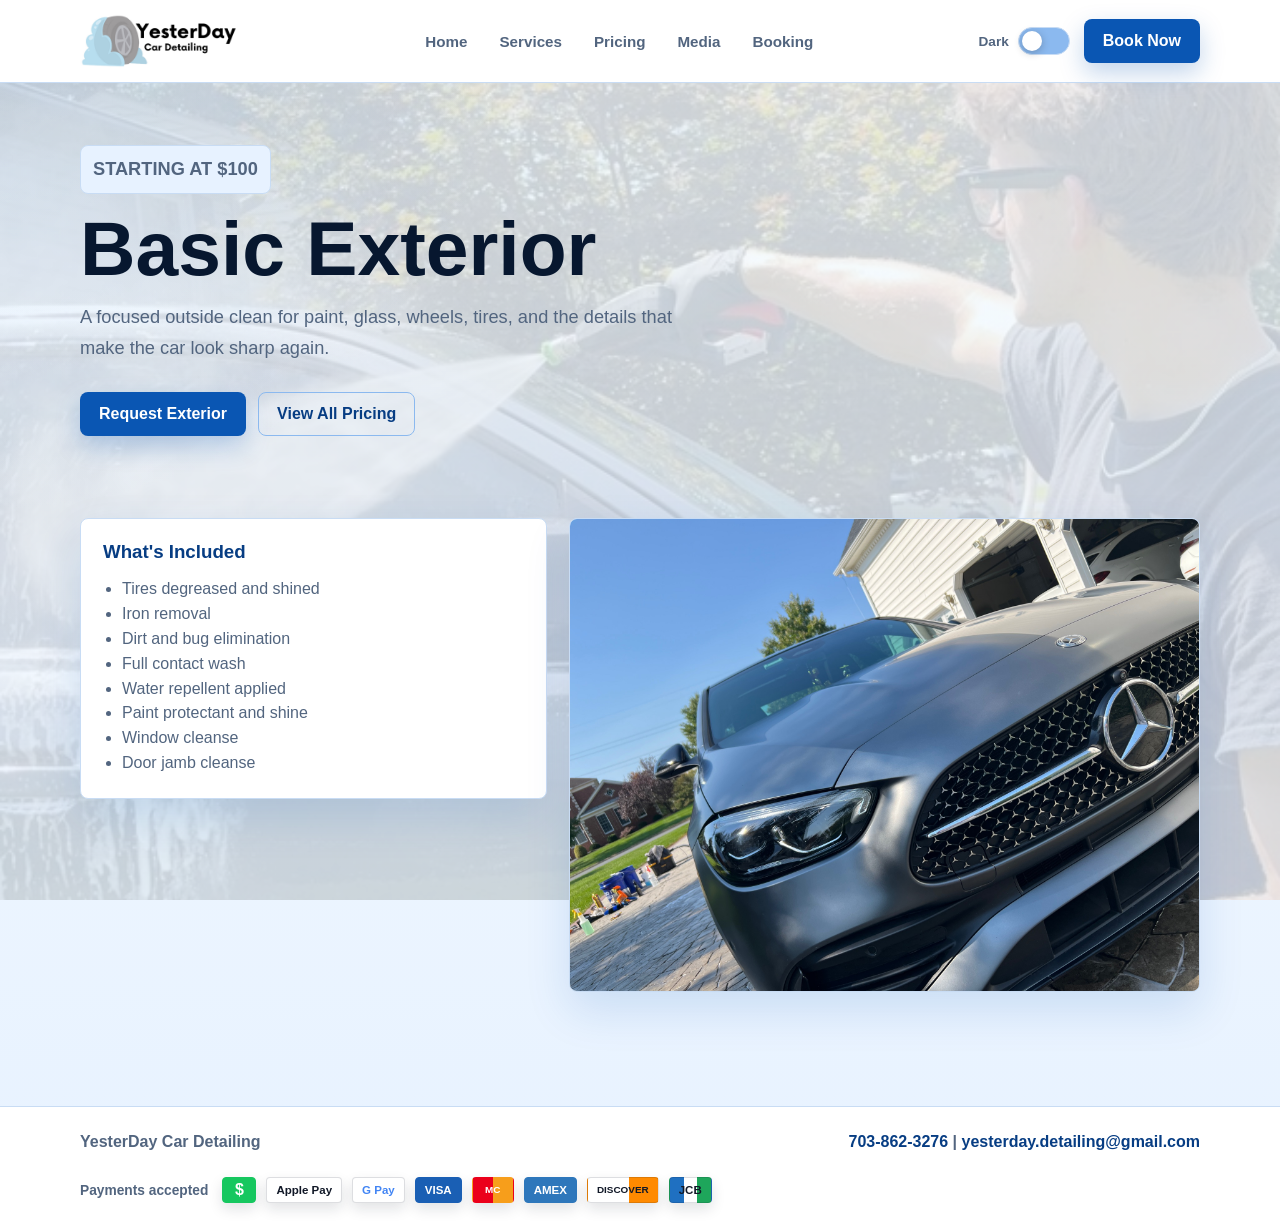
<file: exterior.html>
<!doctype html>
<html lang="en">
<head>
  <meta charset="utf-8">
  <meta name="viewport" content="width=device-width, initial-scale=1">
  <title>Exterior Detail | YesterDay Car Detailing</title>
  <meta name="description" content="Basic exterior detailing from YesterDay Car Detailing starts at $100 and includes an exterior wash, tires, glass, and shine.">
  <meta name="robots" content="index, follow">
  <meta name="theme-color" content="#0a56b3">
  <meta property="og:type" content="website">
  <meta property="og:title" content="Exterior Detail | YesterDay Car Detailing">
  <meta property="og:description" content="Basic exterior detailing starts at $100 with tire care, exterior wash, glass, and shine.">
  <meta property="og:url" content="https://yesterdaydetailing.com/exterior.html">
  <meta property="og:image" content="https://yesterdaydetailing.com/mercedes-exterior-front.jpg">
  <meta property="og:site_name" content="YesterDay Car Detailing">
  <meta name="twitter:card" content="summary_large_image">
  <meta name="twitter:title" content="Exterior Detail | YesterDay Car Detailing">
  <meta name="twitter:description" content="Basic exterior detailing starts at $100 with tire care, exterior wash, glass, and shine.">
  <meta name="twitter:image" content="https://yesterdaydetailing.com/mercedes-exterior-front.jpg">
  <link rel="canonical" href="https://yesterdaydetailing.com/exterior.html">
  <link rel="icon" type="image/svg+xml" href="favicon.svg?v=3">
  <script>
    document.documentElement.dataset.theme = localStorage.getItem("yd-theme") || (matchMedia("(prefers-color-scheme: dark)").matches ? "dark" : "light");
  </script>
  <link rel="stylesheet" href="styles.css?v=6">
  <script src="theme.js" defer></script>
</head>
<body>
  <header class="site-header">
    <div class="nav-wrap">
      <a class="brand" href="index.html" aria-label="YesterDay Car Detailing home">
        <img class="logo-light" src="logo-light.png?v=5" alt="YesterDay Car Detailing logo">
        <img class="logo-dark" src="logo-dark.png?v=4" alt="YesterDay Car Detailing logo">
      </a>
      <nav class="main-nav" aria-label="Primary navigation">
        <a href="index.html">Home</a>
        <a href="services.html">Services</a>
        <a href="pricing.html">Pricing</a>
        <a href="media.html">Media</a>
        <a href="https://book.squareup.com/appointments/hwtfurj6mw3m24/location/L4SW4S6JGXWSM/services">Booking</a>
      </nav>
      <div class="nav-actions">
        <label class="theme-toggle">
          <span>Dark</span>
          <input type="checkbox" data-theme-toggle aria-label="Switch dark mode">
          <span class="slider" aria-hidden="true"></span>
        </label>
        <a class="btn" href="https://book.squareup.com/appointments/hwtfurj6mw3m24/location/L4SW4S6JGXWSM/services">Book Now</a>
      </div>
    </div>
  </header>

  <main class="page">
    <section class="page-title">
      <p class="eyebrow">Starting at $100</p>
      <h1>Basic Exterior</h1>
      <p>A focused outside clean for paint, glass, wheels, tires, and the details that make the car look sharp again.</p>
      <div class="inline-actions">
        <a class="btn" href="https://book.squareup.com/appointments/hwtfurj6mw3m24/location/L4SW4S6JGXWSM/services">Request Exterior</a>
        <a class="btn secondary" href="pricing.html">View All Pricing</a>
      </div>
    </section>

    <section class="section split">
      <article class="card">
        <h3>What's Included</h3>
        <ul>
          <li>Tires degreased and shined</li>
          <li>Iron removal</li>
          <li>Dirt and bug elimination</li>
          <li>Full contact wash</li>
          <li>Water repellent applied</li>
          <li>Paint protectant and shine</li>
          <li>Window cleanse</li>
          <li>Door jamb cleanse</li>
        </ul>
      </article>
      <article class="media-card photo-card">
        <img src="mercedes-exterior-front.jpg" alt="Clean Mercedes exterior front after detailing">
      </article>
    </section>
  </main>

  <footer class="site-footer">
    <div class="footer-wrap">
      <span>YesterDay Car Detailing</span>
      <span><a href="tel:17038623276">703-862-3276</a> | <a href="mailto:yesterday.detailing@gmail.com">yesterday.detailing@gmail.com</a></span>
    </div>
    <div class="payment-wrap" aria-label="Accepted payment methods">
      <span class="payment-note">Payments accepted</span>
      <span class="pay-badge cash" aria-label="Cash">$</span>
      <span class="pay-badge apple">Apple Pay</span>
      <span class="pay-badge google">G Pay</span>
      <span class="pay-badge visa">VISA</span>
      <span class="pay-badge mastercard">MC</span>
      <span class="pay-badge amex">AMEX</span>
      <span class="pay-badge discover">DISCOVER</span>
      <span class="pay-badge jcb">JCB</span>
    </div>
  </footer>
</body>
</html>
</file>
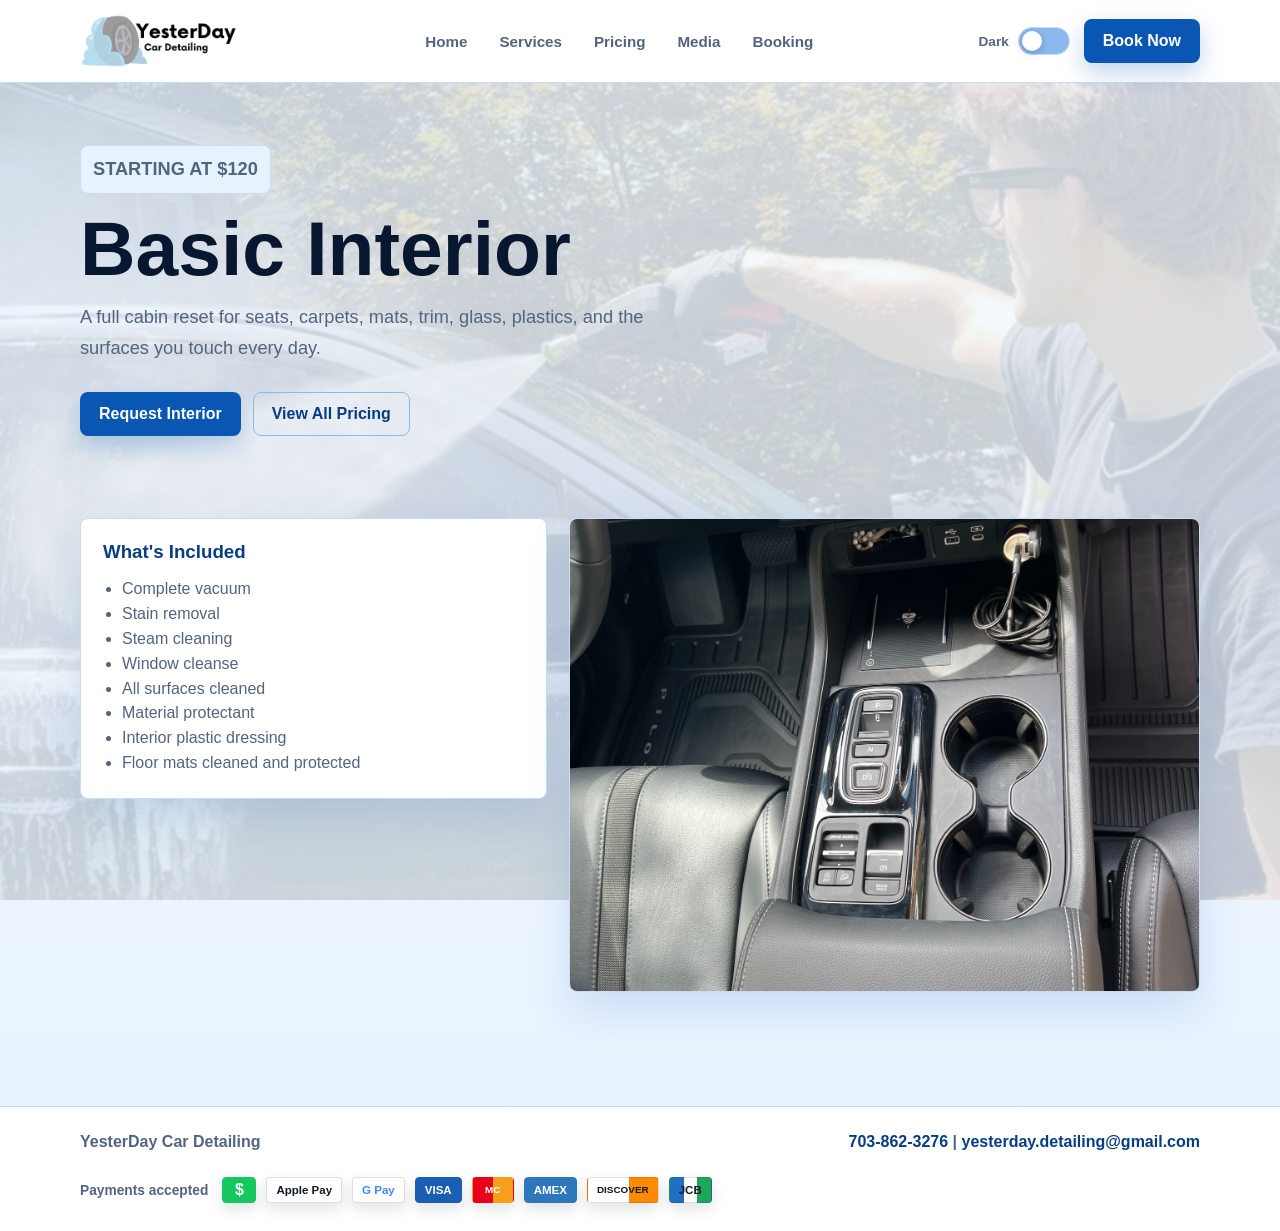
<file: interior.html>
<!doctype html>
<html lang="en">
<head>
  <meta charset="utf-8">
  <meta name="viewport" content="width=device-width, initial-scale=1">
  <title>Interior Detail | YesterDay Car Detailing</title>
  <meta name="description" content="Basic interior detailing from YesterDay Car Detailing starts at $120 for a practical cabin refresh. Luxury interior detailing starts at $150.">
  <meta name="robots" content="index, follow">
  <meta name="theme-color" content="#0a56b3">
  <meta property="og:type" content="website">
  <meta property="og:title" content="Interior Detail | YesterDay Car Detailing">
  <meta property="og:description" content="Basic interior detailing starts at $120, with luxury interior detailing from $150.">
  <meta property="og:url" content="https://yesterdaydetailing.com/interior.html">
  <meta property="og:image" content="https://yesterdaydetailing.com/interior-console.jpg">
  <meta property="og:site_name" content="YesterDay Car Detailing">
  <meta name="twitter:card" content="summary_large_image">
  <meta name="twitter:title" content="Interior Detail | YesterDay Car Detailing">
  <meta name="twitter:description" content="Basic interior detailing starts at $120, with luxury interior detailing from $150.">
  <meta name="twitter:image" content="https://yesterdaydetailing.com/interior-console.jpg">
  <link rel="canonical" href="https://yesterdaydetailing.com/interior.html">
  <link rel="icon" type="image/svg+xml" href="favicon.svg?v=3">
  <script>
    document.documentElement.dataset.theme = localStorage.getItem("yd-theme") || (matchMedia("(prefers-color-scheme: dark)").matches ? "dark" : "light");
  </script>
  <link rel="stylesheet" href="styles.css?v=6">
  <script src="theme.js" defer></script>
</head>
<body>
  <header class="site-header">
    <div class="nav-wrap">
      <a class="brand" href="index.html" aria-label="YesterDay Car Detailing home">
        <img class="logo-light" src="logo-light.png?v=5" alt="YesterDay Car Detailing logo">
        <img class="logo-dark" src="logo-dark.png?v=4" alt="YesterDay Car Detailing logo">
      </a>
      <nav class="main-nav" aria-label="Primary navigation">
        <a href="index.html">Home</a>
        <a href="services.html">Services</a>
        <a href="pricing.html">Pricing</a>
        <a href="media.html">Media</a>
        <a href="https://book.squareup.com/appointments/hwtfurj6mw3m24/location/L4SW4S6JGXWSM/services">Booking</a>
      </nav>
      <div class="nav-actions">
        <label class="theme-toggle">
          <span>Dark</span>
          <input type="checkbox" data-theme-toggle aria-label="Switch dark mode">
          <span class="slider" aria-hidden="true"></span>
        </label>
        <a class="btn" href="https://book.squareup.com/appointments/hwtfurj6mw3m24/location/L4SW4S6JGXWSM/services">Book Now</a>
      </div>
    </div>
  </header>

  <main class="page">
    <section class="page-title">
      <p class="eyebrow">Starting at $120</p>
      <h1>Basic Interior</h1>
      <p>A full cabin reset for seats, carpets, mats, trim, glass, plastics, and the surfaces you touch every day.</p>
      <div class="inline-actions">
        <a class="btn" href="https://book.squareup.com/appointments/hwtfurj6mw3m24/location/L4SW4S6JGXWSM/services">Request Interior</a>
        <a class="btn secondary" href="pricing.html">View All Pricing</a>
      </div>
    </section>

    <section class="section split">
      <article class="card">
        <h3>What's Included</h3>
        <ul>
          <li>Complete vacuum</li>
          <li>Stain removal</li>
          <li>Steam cleaning</li>
          <li>Window cleanse</li>
          <li>All surfaces cleaned</li>
          <li>Material protectant</li>
          <li>Interior plastic dressing</li>
          <li>Floor mats cleaned and protected</li>
        </ul>
      </article>
      <article class="media-card photo-card">
        <img src="interior-console.jpg" alt="Clean interior center console after detailing">
      </article>
    </section>
  </main>

  <footer class="site-footer">
    <div class="footer-wrap">
      <span>YesterDay Car Detailing</span>
      <span><a href="tel:17038623276">703-862-3276</a> | <a href="mailto:yesterday.detailing@gmail.com">yesterday.detailing@gmail.com</a></span>
    </div>
    <div class="payment-wrap" aria-label="Accepted payment methods">
      <span class="payment-note">Payments accepted</span>
      <span class="pay-badge cash" aria-label="Cash">$</span>
      <span class="pay-badge apple">Apple Pay</span>
      <span class="pay-badge google">G Pay</span>
      <span class="pay-badge visa">VISA</span>
      <span class="pay-badge mastercard">MC</span>
      <span class="pay-badge amex">AMEX</span>
      <span class="pay-badge discover">DISCOVER</span>
      <span class="pay-badge jcb">JCB</span>
    </div>
  </footer>
</body>
</html>
</file>
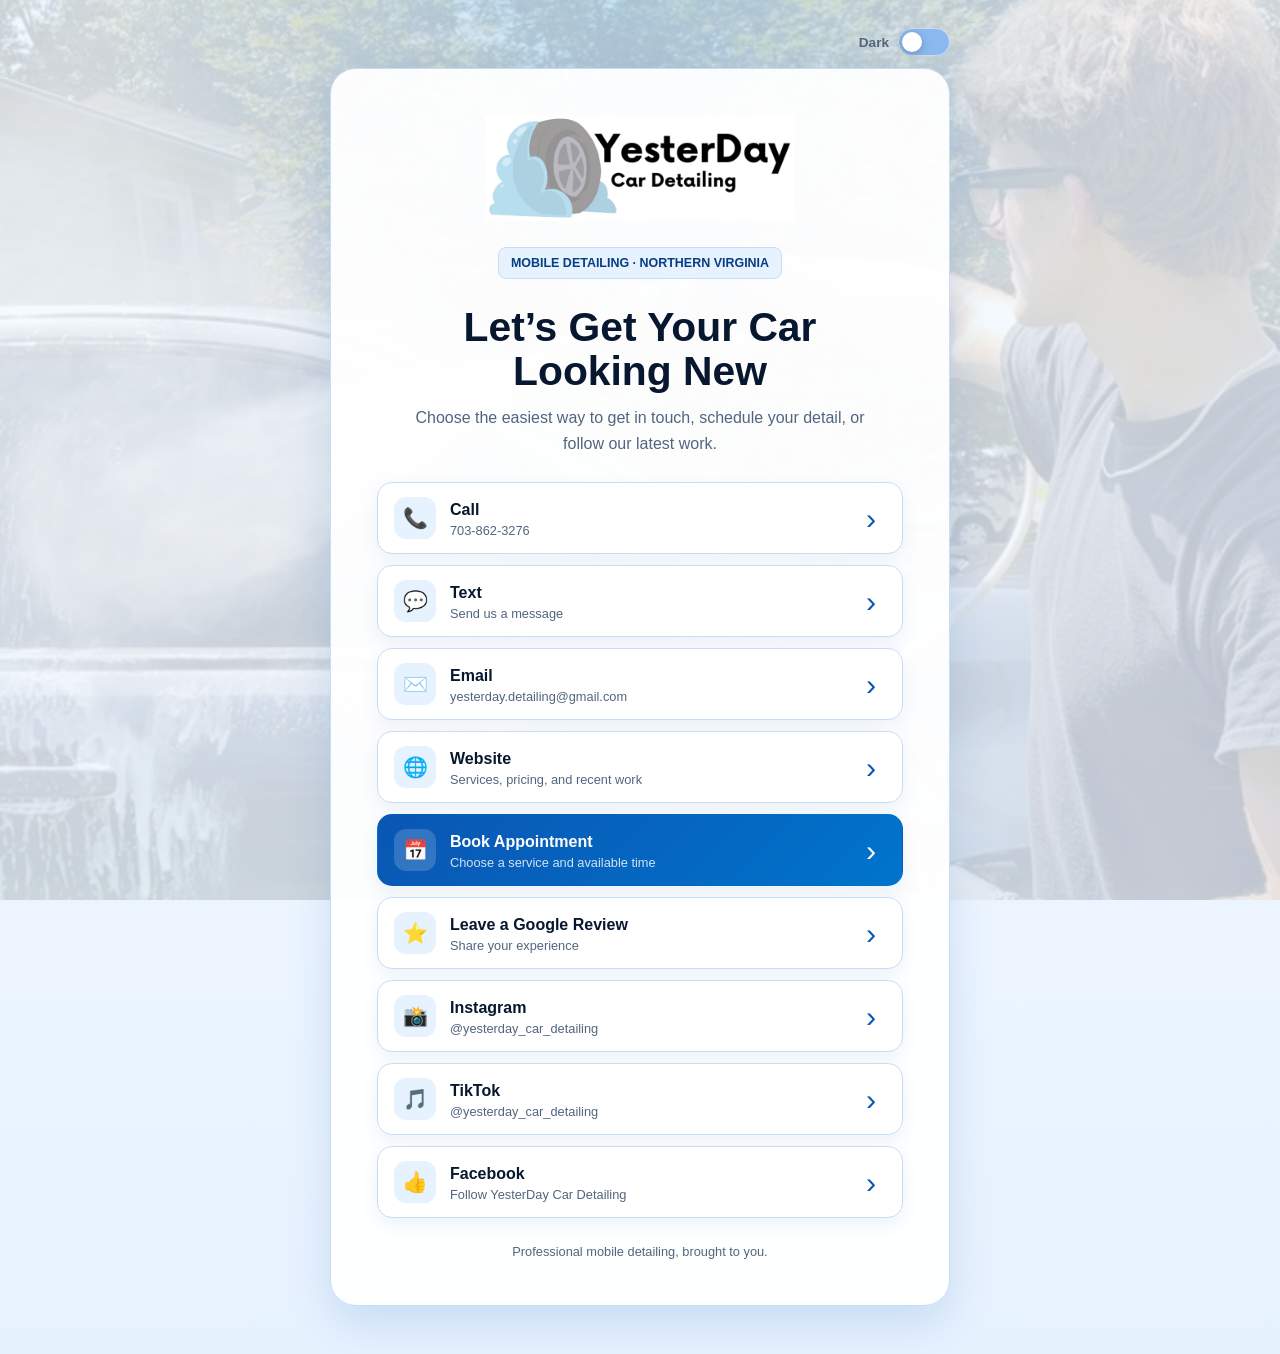
<file: links.html>
<!doctype html>
<html lang="en">
<head>
  <meta charset="utf-8">
  <meta name="viewport" content="width=device-width, initial-scale=1">
  <title>Connect | YesterDay Car Detailing</title>
  <meta name="description" content="Call, text, book, review, or follow YesterDay Car Detailing online.">
  <meta name="robots" content="noindex, nofollow">
  <meta name="theme-color" content="#0a56b3">
  <link rel="icon" type="image/svg+xml" href="favicon.svg?v=3">
  <script>
    document.documentElement.dataset.theme = localStorage.getItem("yd-theme") || (matchMedia("(prefers-color-scheme: dark)").matches ? "dark" : "light");
  </script>
  <link rel="stylesheet" href="styles.css?v=7">
  <script src="theme.js" defer></script>
</head>
<body class="links-page">
  <main class="links-shell">
    <div class="links-toolbar">
      <label class="theme-toggle">
        <span>Dark</span>
        <input type="checkbox" data-theme-toggle aria-label="Switch dark mode">
        <span class="slider" aria-hidden="true"></span>
      </label>
    </div>

    <section class="links-card" aria-labelledby="links-title">
      <a class="links-logo" href="index.html" aria-label="Visit the YesterDay Car Detailing website">
        <img class="logo-light" src="logo-light.png?v=5" alt="YesterDay Car Detailing">
        <img class="logo-dark" src="logo-dark.png?v=4" alt="YesterDay Car Detailing">
      </a>
      <p class="eyebrow">Mobile detailing · Northern Virginia</p>
      <h1 id="links-title">Let’s Get Your Car Looking New</h1>
      <p class="links-intro">Choose the easiest way to get in touch, schedule your detail, or follow our latest work.</p>

      <nav class="link-tree" aria-label="Contact and social links">
        <a class="link-tree-item" href="tel:17038623276">
          <span class="link-tree-icon" aria-hidden="true">📞</span>
          <span><strong>Call</strong><small>703-862-3276</small></span>
          <span class="link-tree-arrow" aria-hidden="true">›</span>
        </a>
        <a class="link-tree-item" href="sms:17038623276">
          <span class="link-tree-icon" aria-hidden="true">💬</span>
          <span><strong>Text</strong><small>Send us a message</small></span>
          <span class="link-tree-arrow" aria-hidden="true">›</span>
        </a>
        <a class="link-tree-item" href="mailto:yesterday.detailing@gmail.com">
          <span class="link-tree-icon" aria-hidden="true">✉️</span>
          <span><strong>Email</strong><small>yesterday.detailing@gmail.com</small></span>
          <span class="link-tree-arrow" aria-hidden="true">›</span>
        </a>
        <a class="link-tree-item" href="https://yesterdaydetailing.com/">
          <span class="link-tree-icon" aria-hidden="true">🌐</span>
          <span><strong>Website</strong><small>Services, pricing, and recent work</small></span>
          <span class="link-tree-arrow" aria-hidden="true">›</span>
        </a>
        <a class="link-tree-item link-tree-featured" href="https://book.squareup.com/appointments/hwtfurj6mw3m24/location/L4SW4S6JGXWSM/services">
          <span class="link-tree-icon" aria-hidden="true">📅</span>
          <span><strong>Book Appointment</strong><small>Choose a service and available time</small></span>
          <span class="link-tree-arrow" aria-hidden="true">›</span>
        </a>
        <a class="link-tree-item" href="https://www.google.com/maps/search/?api=1&amp;query=YesterDay%20Car%20Detailing%20Virginia" target="_blank" rel="noopener">
          <span class="link-tree-icon" aria-hidden="true">⭐</span>
          <span><strong>Leave a Google Review</strong><small>Share your experience</small></span>
          <span class="link-tree-arrow" aria-hidden="true">›</span>
        </a>
        <a class="link-tree-item" href="https://www.instagram.com/yesterday_car_detailing/" target="_blank" rel="noopener">
          <span class="link-tree-icon" aria-hidden="true">📸</span>
          <span><strong>Instagram</strong><small>@yesterday_car_detailing</small></span>
          <span class="link-tree-arrow" aria-hidden="true">›</span>
        </a>
        <a class="link-tree-item" href="https://www.tiktok.com/@yesterday_car_detailing" target="_blank" rel="noopener">
          <span class="link-tree-icon" aria-hidden="true">🎵</span>
          <span><strong>TikTok</strong><small>@yesterday_car_detailing</small></span>
          <span class="link-tree-arrow" aria-hidden="true">›</span>
        </a>
        <a class="link-tree-item" href="https://www.facebook.com/share/15jiZmdQzUG/?mibextid=wwXIfr" target="_blank" rel="noopener">
          <span class="link-tree-icon" aria-hidden="true">👍</span>
          <span><strong>Facebook</strong><small>Follow YesterDay Car Detailing</small></span>
          <span class="link-tree-arrow" aria-hidden="true">›</span>
        </a>
      </nav>

      <p class="links-footer">Professional mobile detailing, brought to you.</p>
    </section>
  </main>
</body>
</html>
</file>
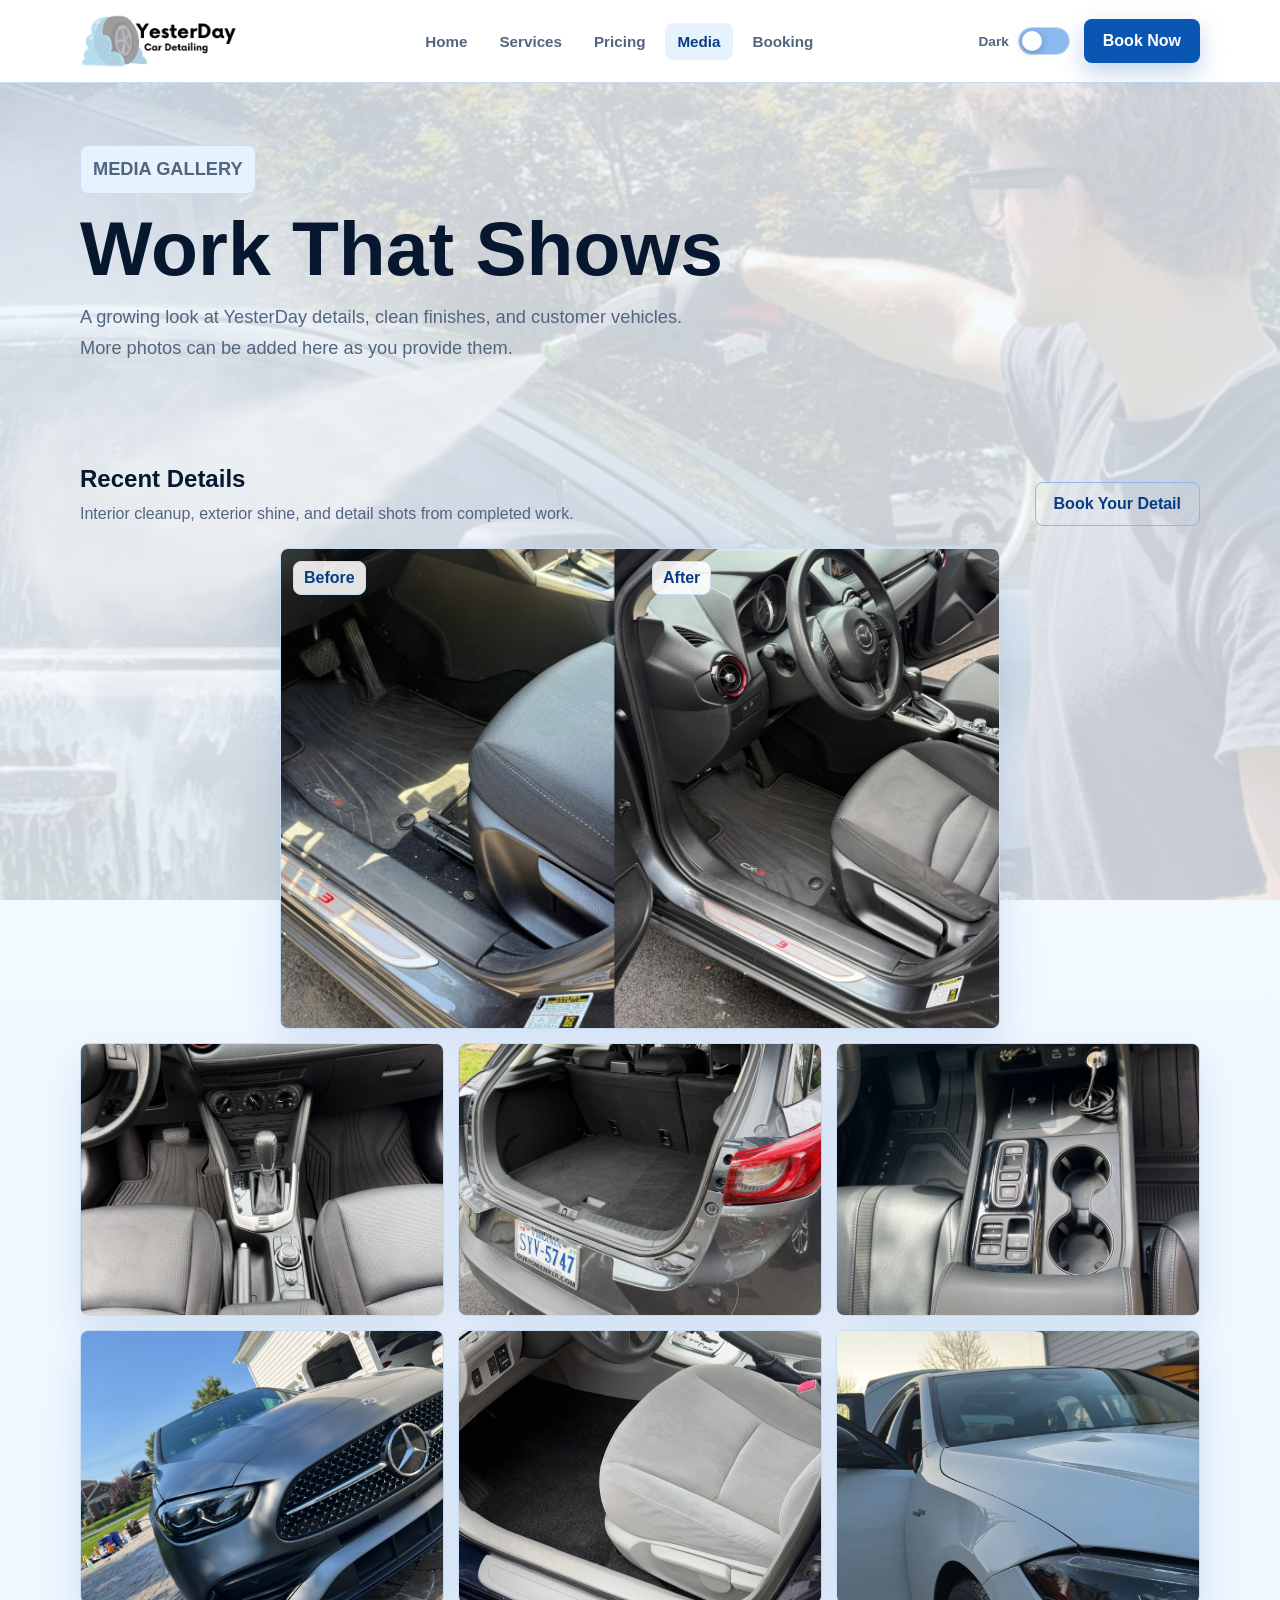
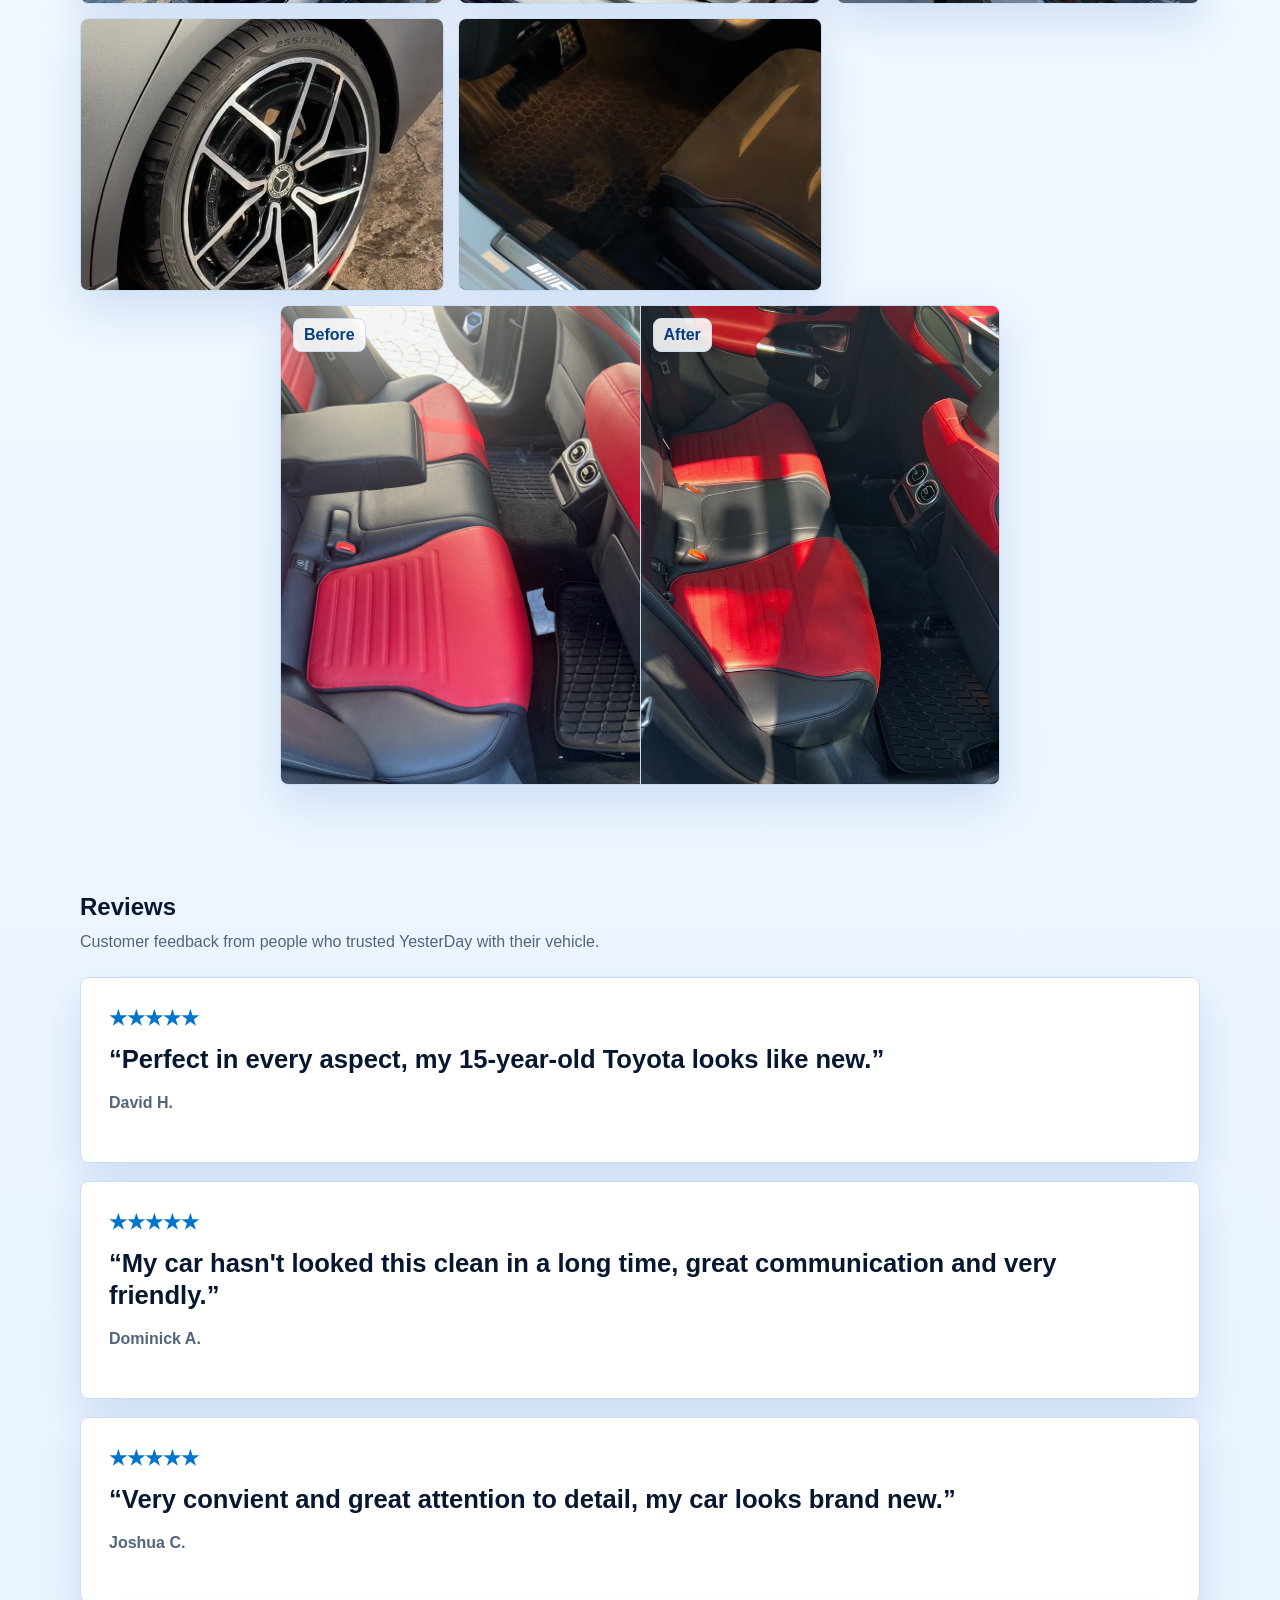
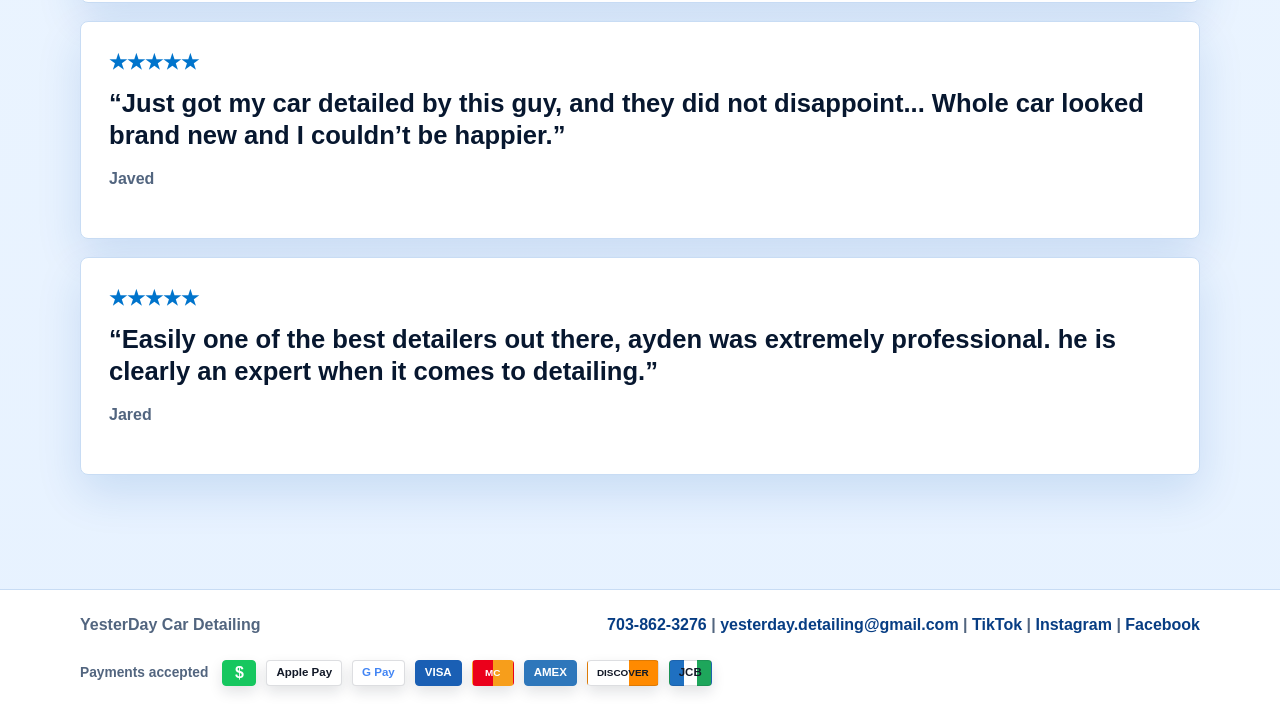
<file: media.html>
<!doctype html>
<html lang="en">
<head>
  <meta charset="utf-8">
  <meta name="viewport" content="width=device-width, initial-scale=1">
  <title>Car Detailing Gallery and Reviews | YesterDay Car Detailing</title>
  <meta name="description" content="View YesterDay Car Detailing work photos, interior and exterior detail examples, and customer reviews from David H., Dominick A., and Joshua C.">
  <meta name="robots" content="index, follow">
  <meta name="theme-color" content="#0a56b3">
  <meta property="og:type" content="website">
  <meta property="og:title" content="Car Detailing Gallery and Reviews | YesterDay Car Detailing">
  <meta property="og:description" content="See recent detailing work, finished vehicle photos, before-and-after results, and customer reviews.">
  <meta property="og:url" content="https://yesterdaydetailing.com/media.html">
  <meta property="og:image" content="https://yesterdaydetailing.com/mercedes-exterior-front.jpg">
  <meta property="og:site_name" content="YesterDay Car Detailing">
  <meta name="twitter:card" content="summary_large_image">
  <meta name="twitter:title" content="Car Detailing Gallery and Reviews | YesterDay Car Detailing">
  <meta name="twitter:description" content="See recent detailing work and customer reviews.">
  <meta name="twitter:image" content="https://yesterdaydetailing.com/mercedes-exterior-front.jpg">
  <link rel="canonical" href="https://yesterdaydetailing.com/media.html">
  <link rel="icon" type="image/svg+xml" href="favicon.svg?v=3">
  <script>
    document.documentElement.dataset.theme = localStorage.getItem("yd-theme") || (matchMedia("(prefers-color-scheme: dark)").matches ? "dark" : "light");
  </script>
  <link rel="stylesheet" href="styles.css?v=6">
  <script src="theme.js" defer></script>
  <script type="application/ld+json">
  {
    "@context": "https://schema.org",
    "@type": "ItemList",
    "itemListElement": [
      {
        "@type": "Review",
        "position": 1,
        "reviewRating": {
          "@type": "Rating",
          "ratingValue": "5",
          "bestRating": "5"
        },
        "author": {
          "@type": "Person",
          "name": "David H."
        },
        "reviewBody": "Perfect in every aspect, my 15-year-old Toyota looks like new.",
        "itemReviewed": {
          "@type": "AutoWash",
          "name": "YesterDay Car Detailing",
          "url": "https://yesterdaydetailing.com/",
          "telephone": "+1-703-862-3276",
          "email": "yesterday.detailing@gmail.com",
          "areaServed": "Northern Virginia"
        }
      },
      {
        "@type": "Review",
        "position": 2,
        "reviewRating": {
          "@type": "Rating",
          "ratingValue": "5",
          "bestRating": "5"
        },
        "author": {
          "@type": "Person",
          "name": "Dominick A."
        },
        "reviewBody": "My car hasn't looked this clean in a long time, great communication and very friendly.",
        "itemReviewed": {
          "@type": "AutoWash",
          "name": "YesterDay Car Detailing",
          "url": "https://yesterdaydetailing.com/",
          "telephone": "+1-703-862-3276",
          "email": "yesterday.detailing@gmail.com",
          "areaServed": "Northern Virginia"
        }
      },
      {
        "@type": "Review",
        "position": 3,
        "reviewRating": {
          "@type": "Rating",
          "ratingValue": "5",
          "bestRating": "5"
        },
        "author": {
          "@type": "Person",
          "name": "Joshua C."
        },
        "reviewBody": "Very convient and great attention to detail, my car looks brand new.",
        "itemReviewed": {
          "@type": "AutoWash",
          "name": "YesterDay Car Detailing",
          "url": "https://yesterdaydetailing.com/",
          "telephone": "+1-703-862-3276",
          "email": "yesterday.detailing@gmail.com",
          "areaServed": "Northern Virginia"
        }
      },
      {
        "@type": "Review",
        "position": 4,
        "reviewRating": {
          "@type": "Rating",
          "ratingValue": "5",
          "bestRating": "5"
        },
        "author": {
          "@type": "Person",
          "name": "Javed"
        },
        "reviewBody": "Just got my car detailed by this guy, and they did not disappoint...  Whole car looked brand new and I couldn’t be happier.",
        "itemReviewed": {
          "@type": "AutoWash",
          "name": "YesterDay Car Detailing",
          "url": "https://yesterdaydetailing.com/",
          "telephone": "+1-703-862-3276",
          "email": "yesterday.detailing@gmail.com",
          "areaServed": "Northern Virginia"
        }
      },
      {
        "@type": "Review",
        "position": 5,
        "reviewRating": {
          "@type": "Rating",
          "ratingValue": "5",
          "bestRating": "5"
        },
        "author": {
          "@type": "Person",
          "name": "Jared"
        },
        "reviewBody": "Easily one of the best detailers out there, ayden was extremely professional. he is clearly an expert when it comes to detailing.",
        "itemReviewed": {
          "@type": "AutoWash",
          "name": "YesterDay Car Detailing",
          "url": "https://yesterdaydetailing.com/",
          "telephone": "+1-703-862-3276",
          "email": "yesterday.detailing@gmail.com",
          "areaServed": "Northern Virginia"
        }
      }
    ]
  }
  </script>
</head>
<body>
  <header class="site-header">
    <div class="nav-wrap">
      <a class="brand" href="index.html" aria-label="YesterDay Car Detailing home">
        <img class="logo-light" src="logo-light.png?v=5" alt="YesterDay Car Detailing logo">
        <img class="logo-dark" src="logo-dark.png?v=4" alt="YesterDay Car Detailing logo">
      </a>
      <nav class="main-nav" aria-label="Primary navigation">
        <a href="index.html">Home</a>
        <a href="services.html">Services</a>
        <a href="pricing.html">Pricing</a>
        <a href="media.html" aria-current="page">Media</a>
        <a href="https://book.squareup.com/appointments/hwtfurj6mw3m24/location/L4SW4S6JGXWSM/services">Booking</a>
      </nav>
      <div class="nav-actions">
        <label class="theme-toggle">
          <span>Dark</span>
          <input type="checkbox" data-theme-toggle aria-label="Switch dark mode">
          <span class="slider" aria-hidden="true"></span>
        </label>
        <a class="btn" href="https://book.squareup.com/appointments/hwtfurj6mw3m24/location/L4SW4S6JGXWSM/services">Book Now</a>
      </div>
    </div>
  </header>

  <main class="page">
    <section class="page-title">
      <p class="eyebrow">Media gallery</p>
      <h1>Work That Shows</h1>
      <p>A growing look at YesterDay details, clean finishes, and customer vehicles. More photos can be added here as you provide them.</p>
    </section>

    <section class="section">
      <div class="section-head">
        <div>
          <h2>Recent Details</h2>
          <p>Interior cleanup, exterior shine, and detail shots from completed work.</p>
        </div>
        <a class="btn secondary" href="https://book.squareup.com/appointments/hwtfurj6mw3m24/location/L4SW4S6JGXWSM/services">Book Your Detail</a>
      </div>

      <div class="media-grid">
        <article class="media-card before-after-card">
          <figure class="combined-before-after">
            <img class="before-after-image" src="mazda-cx3-before-after.jpg" alt="Before and after Mazda CX-3 interior floor detail comparison" loading="lazy">
            <figcaption class="before-label">Before</figcaption>
            <figcaption class="after-label">After</figcaption>
          </figure>
        </article>

        <article class="media-card photo-card">
          <img src="mazda-cx3-interior-console.jpg" alt="Clean Mazda CX-3 front interior and center console after detailing" loading="lazy">
        </article>

        <article class="media-card photo-card">
          <img src="mazda-cx3-trunk-detail.jpg" alt="Clean Mazda CX-3 trunk and rear cargo area after detailing" loading="lazy">
        </article>

        <article class="media-card photo-card">
          <img src="interior-console.jpg" alt="Detailed clean car interior center console after YesterDay Car Detailing service" loading="lazy">
        </article>

        <article class="media-card photo-card">
          <img src="mercedes-exterior-front.jpg" alt="Detailed Mercedes exterior front grille and hood after YesterDay Car Detailing service" loading="lazy">
        </article>

        <article class="media-card photo-card">
          <img src="toyota-interior-detail.jpg" alt="Clean Toyota front interior after detailing" loading="lazy">
        </article>

        <article class="media-card photo-card">
          <img src="white-mercedes-exterior.jpg" alt="Clean white Mercedes exterior after detailing" loading="lazy">
        </article>

        <article class="media-card photo-card">
          <img src="mercedes-wheel-detail.jpg" alt="Clean Mercedes wheel and tire after detailing" loading="lazy">
        </article>

        <article class="media-card photo-card">
          <img src="mercedes-amg-interior.jpg" alt="Clean Mercedes AMG interior after detailing" loading="lazy">
        </article>

        <article class="media-card before-after-card">
          <div class="before-after-grid">
            <figure>
              <img src="before-interior-red-seat.jpg" alt="Before interior detail showing rear seat and floor area needing cleanup" loading="lazy">
              <figcaption>Before</figcaption>
            </figure>
            <figure class="after-frame">
              <img src="after-interior-red-seat.jpg" alt="After interior detail showing cleaned rear seat and floor area" loading="lazy">
              <figcaption>After</figcaption>
            </figure>
          </div>
        </article>
      </div>
    </section>

    <section class="section">
      <div class="section-head">
        <div>
          <h2>Reviews</h2>
          <p>Customer feedback from people who trusted YesterDay with their vehicle.</p>
        </div>
      </div>

      <article class="review-card">
        <div class="stars" aria-label="Five star review">★★★★★</div>
        <blockquote>“Perfect in every aspect, my 15-year-old Toyota looks like new.”</blockquote>
        <cite>David H.</cite>
      </article>

      <article class="review-card">
        <div class="stars" aria-label="Five star review">★★★★★</div>
        <blockquote>“My car hasn't looked this clean in a long time, great communication and very friendly.”</blockquote>
        <cite>Dominick A.</cite>
      </article>

      <article class="review-card">
        <div class="stars" aria-label="Five star review">★★★★★</div>
        <blockquote>“Very convient and great attention to detail, my car looks brand new.”</blockquote>
        <cite>Joshua C.</cite>
      </article>

      <article class="review-card">
        <div class="stars" aria-label="Five star review">★★★★★</div>
        <blockquote>“Just got my car detailed by this guy, and they did not disappoint...  Whole car looked brand new and I couldn’t be happier.”</blockquote>
        <cite>Javed</cite>
      </article>

      <article class="review-card">
        <div class="stars" aria-label="Five star review">★★★★★</div>
        <blockquote>“Easily one of the best detailers out there, ayden was extremely professional. he is clearly an expert when it comes to detailing.”</blockquote>
        <cite>Jared</cite>
      </article>
    </section>
  </main>

  <footer class="site-footer">
    <div class="footer-wrap">
      <span>YesterDay Car Detailing</span>
      <span><a href="tel:17038623276">703-862-3276</a> | <a href="mailto:yesterday.detailing@gmail.com">yesterday.detailing@gmail.com</a> | <a href="https://www.tiktok.com/@yesterday_car_detailing" target="_blank" rel="noopener">TikTok</a> | <a href="https://www.instagram.com/yesterday_car_detailing/" target="_blank" rel="noopener">Instagram</a> | <a href="https://www.facebook.com/share/15jiZmdQzUG/?mibextid=wwXIfr" target="_blank" rel="noopener">Facebook</a></span>
    </div>
    <div class="payment-wrap" aria-label="Accepted payment methods">
      <span class="payment-note">Payments accepted</span>
      <span class="pay-badge cash" aria-label="Cash">$</span>
      <span class="pay-badge apple">Apple Pay</span>
      <span class="pay-badge google">G Pay</span>
      <span class="pay-badge visa">VISA</span>
      <span class="pay-badge mastercard">MC</span>
      <span class="pay-badge amex">AMEX</span>
      <span class="pay-badge discover">DISCOVER</span>
      <span class="pay-badge jcb">JCB</span>
    </div>
  </footer>
</body>
</html>
</file>
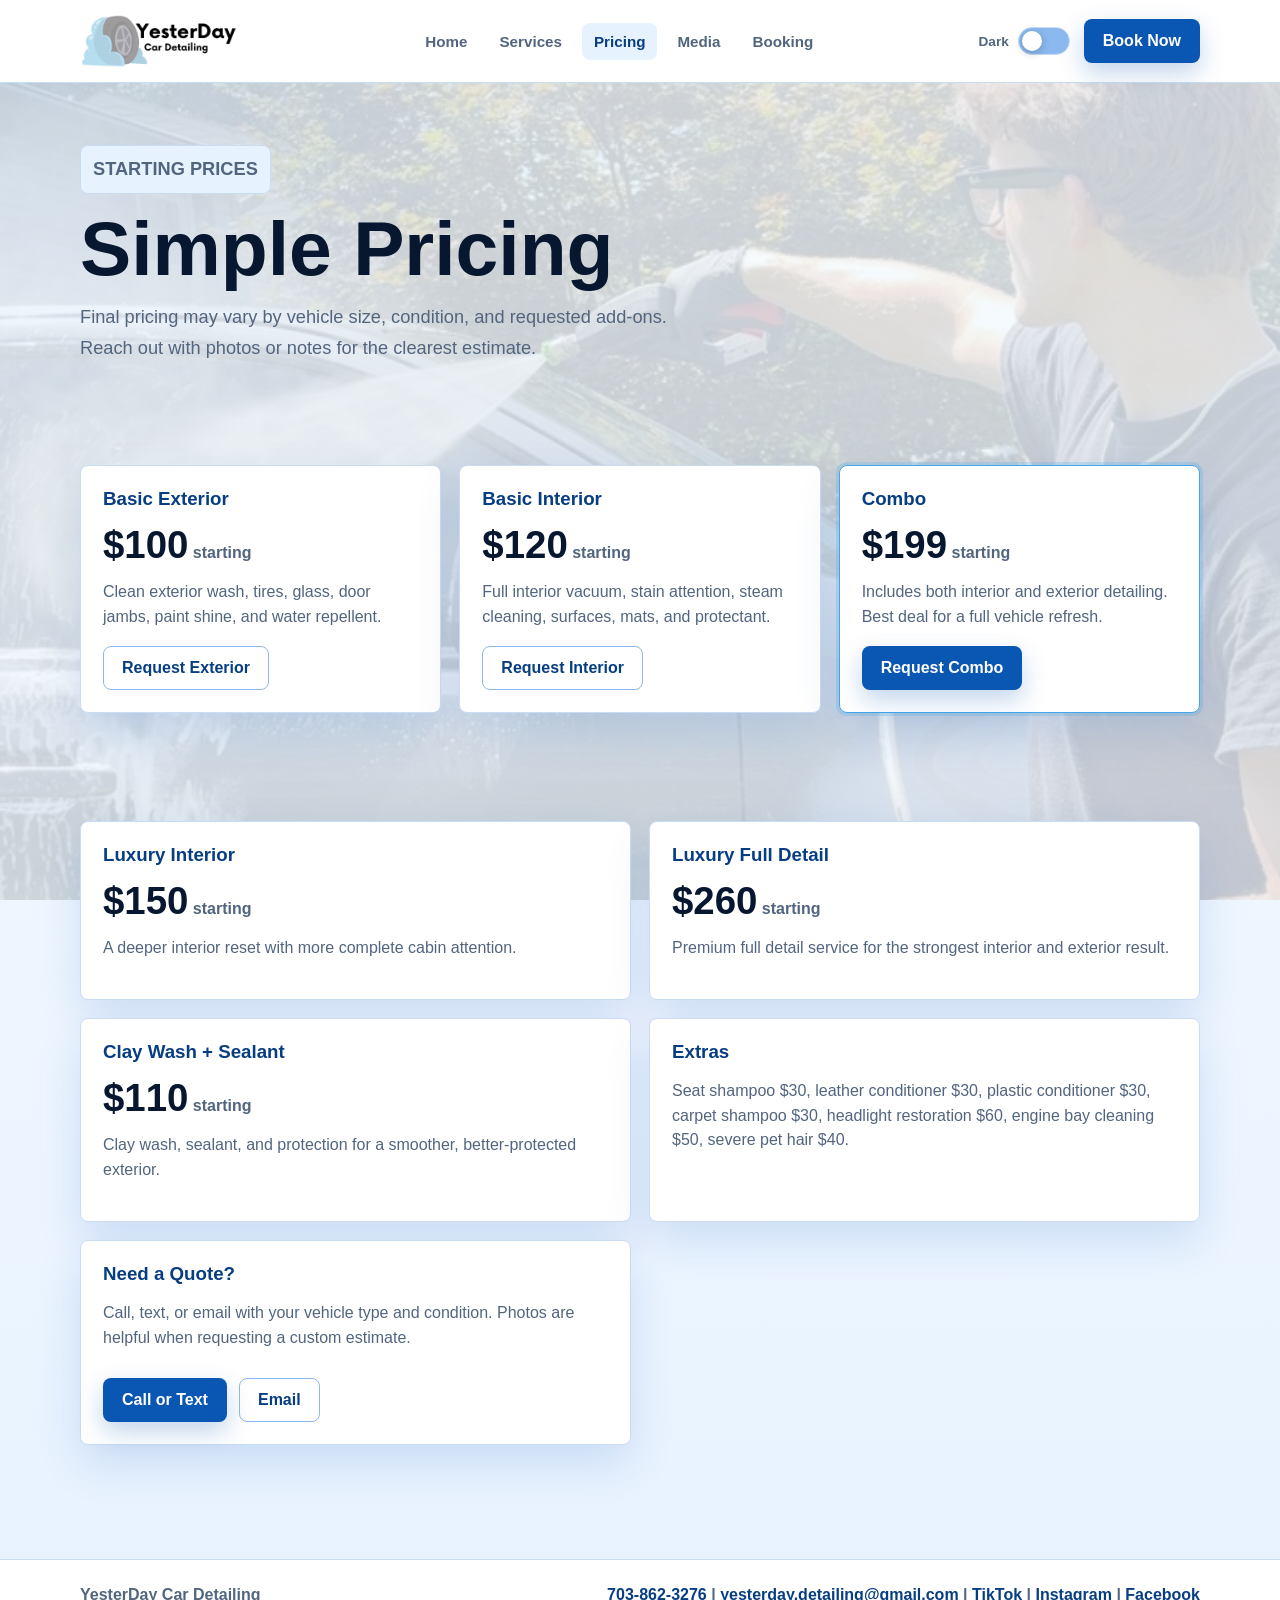
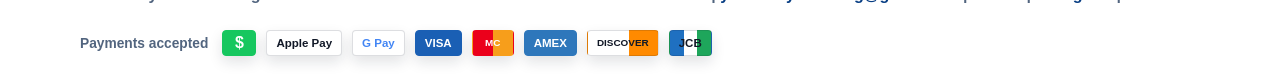
<file: pricing.html>
<!doctype html>
<html lang="en">
<head>
  <meta charset="utf-8">
  <meta name="viewport" content="width=device-width, initial-scale=1">
  <title>Car Detailing Pricing | YesterDay Car Detailing</title>
  <meta name="description" content="View YesterDay Car Detailing prices including basic exterior for $100, basic interior for $120, combo for $199, luxury interior for $150, luxury full detail from $260, and add-ons.">
  <meta name="robots" content="index, follow">
  <meta name="theme-color" content="#0a56b3">
  <meta property="og:type" content="website">
  <meta property="og:title" content="Car Detailing Pricing | YesterDay Car Detailing">
  <meta property="og:description" content="Basic exterior from $100, basic interior from $120, combo from $199, luxury options, clay wash and sealant, and detailing extras.">
  <meta property="og:url" content="https://yesterdaydetailing.com/pricing.html">
  <meta property="og:image" content="https://yesterdaydetailing.com/soap-biz-card.jpg">
  <meta property="og:site_name" content="YesterDay Car Detailing">
  <meta name="twitter:card" content="summary_large_image">
  <meta name="twitter:title" content="Car Detailing Pricing | YesterDay Car Detailing">
  <meta name="twitter:description" content="Basic exterior $100, basic interior $120, combo $199, luxury options, clay wash and sealant, and extras.">
  <meta name="twitter:image" content="https://yesterdaydetailing.com/soap-biz-card.jpg">
  <link rel="canonical" href="https://yesterdaydetailing.com/pricing.html">
  <link rel="icon" type="image/svg+xml" href="favicon.svg?v=3">
  <script>
    document.documentElement.dataset.theme = localStorage.getItem("yd-theme") || (matchMedia("(prefers-color-scheme: dark)").matches ? "dark" : "light");
  </script>
  <link rel="stylesheet" href="styles.css?v=6">
  <script src="theme.js" defer></script>
</head>
<body>
  <header class="site-header">
    <div class="nav-wrap">
      <a class="brand" href="index.html" aria-label="YesterDay Car Detailing home">
        <img class="logo-light" src="logo-light.png?v=5" alt="YesterDay Car Detailing logo">
        <img class="logo-dark" src="logo-dark.png?v=4" alt="YesterDay Car Detailing logo">
      </a>
      <nav class="main-nav" aria-label="Primary navigation">
        <a href="index.html">Home</a>
        <a href="services.html">Services</a>
        <a href="pricing.html" aria-current="page">Pricing</a>
        <a href="media.html">Media</a>
        <a href="https://book.squareup.com/appointments/hwtfurj6mw3m24/location/L4SW4S6JGXWSM/services">Booking</a>
      </nav>
      <div class="nav-actions">
        <label class="theme-toggle">
          <span>Dark</span>
          <input type="checkbox" data-theme-toggle aria-label="Switch dark mode">
          <span class="slider" aria-hidden="true"></span>
        </label>
        <a class="btn" href="https://book.squareup.com/appointments/hwtfurj6mw3m24/location/L4SW4S6JGXWSM/services">Book Now</a>
      </div>
    </div>
  </header>

  <main class="page">
    <section class="page-title">
      <p class="eyebrow">Starting prices</p>
      <h1>Simple Pricing</h1>
      <p>Final pricing may vary by vehicle size, condition, and requested add-ons. Reach out with photos or notes for the clearest estimate.</p>
    </section>

    <section class="section">
      <div class="grid">
        <article class="price-card">
          <h3>Basic Exterior</h3>
          <div class="price">$100<span> starting</span></div>
          <p>Clean exterior wash, tires, glass, door jambs, paint shine, and water repellent.</p>
          <a class="btn secondary" href="https://book.squareup.com/appointments/hwtfurj6mw3m24/location/L4SW4S6JGXWSM/services">Request Exterior</a>
        </article>
        <article class="price-card">
          <h3>Basic Interior</h3>
          <div class="price">$120<span> starting</span></div>
          <p>Full interior vacuum, stain attention, steam cleaning, surfaces, mats, and protectant.</p>
          <a class="btn secondary" href="https://book.squareup.com/appointments/hwtfurj6mw3m24/location/L4SW4S6JGXWSM/services">Request Interior</a>
        </article>
        <article class="price-card featured">
          <h3>Combo</h3>
          <div class="price">$199<span> starting</span></div>
          <p>Includes both interior and exterior detailing. Best deal for a full vehicle refresh.</p>
          <a class="btn" href="https://book.squareup.com/appointments/hwtfurj6mw3m24/location/L4SW4S6JGXWSM/services">Request Combo</a>
        </article>
      </div>
    </section>

    <section class="section">
      <div class="grid two">
        <article class="card">
          <h3>Luxury Interior</h3>
          <div class="price">$150<span> starting</span></div>
          <p>A deeper interior reset with more complete cabin attention.</p>
        </article>
        <article class="card">
          <h3>Luxury Full Detail</h3>
          <div class="price">$260<span> starting</span></div>
          <p>Premium full detail service for the strongest interior and exterior result.</p>
        </article>
        <article class="card">
          <h3>Clay Wash + Sealant</h3>
          <div class="price">$110<span> starting</span></div>
          <p>Clay wash, sealant, and protection for a smoother, better-protected exterior.</p>
        </article>
        <article class="card">
          <h3>Extras</h3>
          <p>Seat shampoo $30, leather conditioner $30, plastic conditioner $30, carpet shampoo $30, headlight restoration $60, engine bay cleaning $50, severe pet hair $40.</p>
        </article>
        <article class="card">
          <h3>Need a Quote?</h3>
          <p>Call, text, or email with your vehicle type and condition. Photos are helpful when requesting a custom estimate.</p>
          <div class="inline-actions">
            <a class="btn" href="tel:17038623276">Call or Text</a>
            <a class="btn secondary" href="mailto:yesterday.detailing@gmail.com">Email</a>
          </div>
        </article>
      </div>
    </section>
  </main>

  <footer class="site-footer">
    <div class="footer-wrap">
      <span>YesterDay Car Detailing</span>
      <span><a href="tel:17038623276">703-862-3276</a> | <a href="mailto:yesterday.detailing@gmail.com">yesterday.detailing@gmail.com</a> | <a href="https://www.tiktok.com/@yesterday_car_detailing" target="_blank" rel="noopener">TikTok</a> | <a href="https://www.instagram.com/yesterday_car_detailing/" target="_blank" rel="noopener">Instagram</a> | <a href="https://www.facebook.com/share/15jiZmdQzUG/?mibextid=wwXIfr" target="_blank" rel="noopener">Facebook</a></span>
    </div>
    <div class="payment-wrap" aria-label="Accepted payment methods">
      <span class="payment-note">Payments accepted</span>
      <span class="pay-badge cash" aria-label="Cash">$</span>
      <span class="pay-badge apple">Apple Pay</span>
      <span class="pay-badge google">G Pay</span>
      <span class="pay-badge visa">VISA</span>
      <span class="pay-badge mastercard">MC</span>
      <span class="pay-badge amex">AMEX</span>
      <span class="pay-badge discover">DISCOVER</span>
      <span class="pay-badge jcb">JCB</span>
    </div>
  </footer>
</body>
</html>
</file>
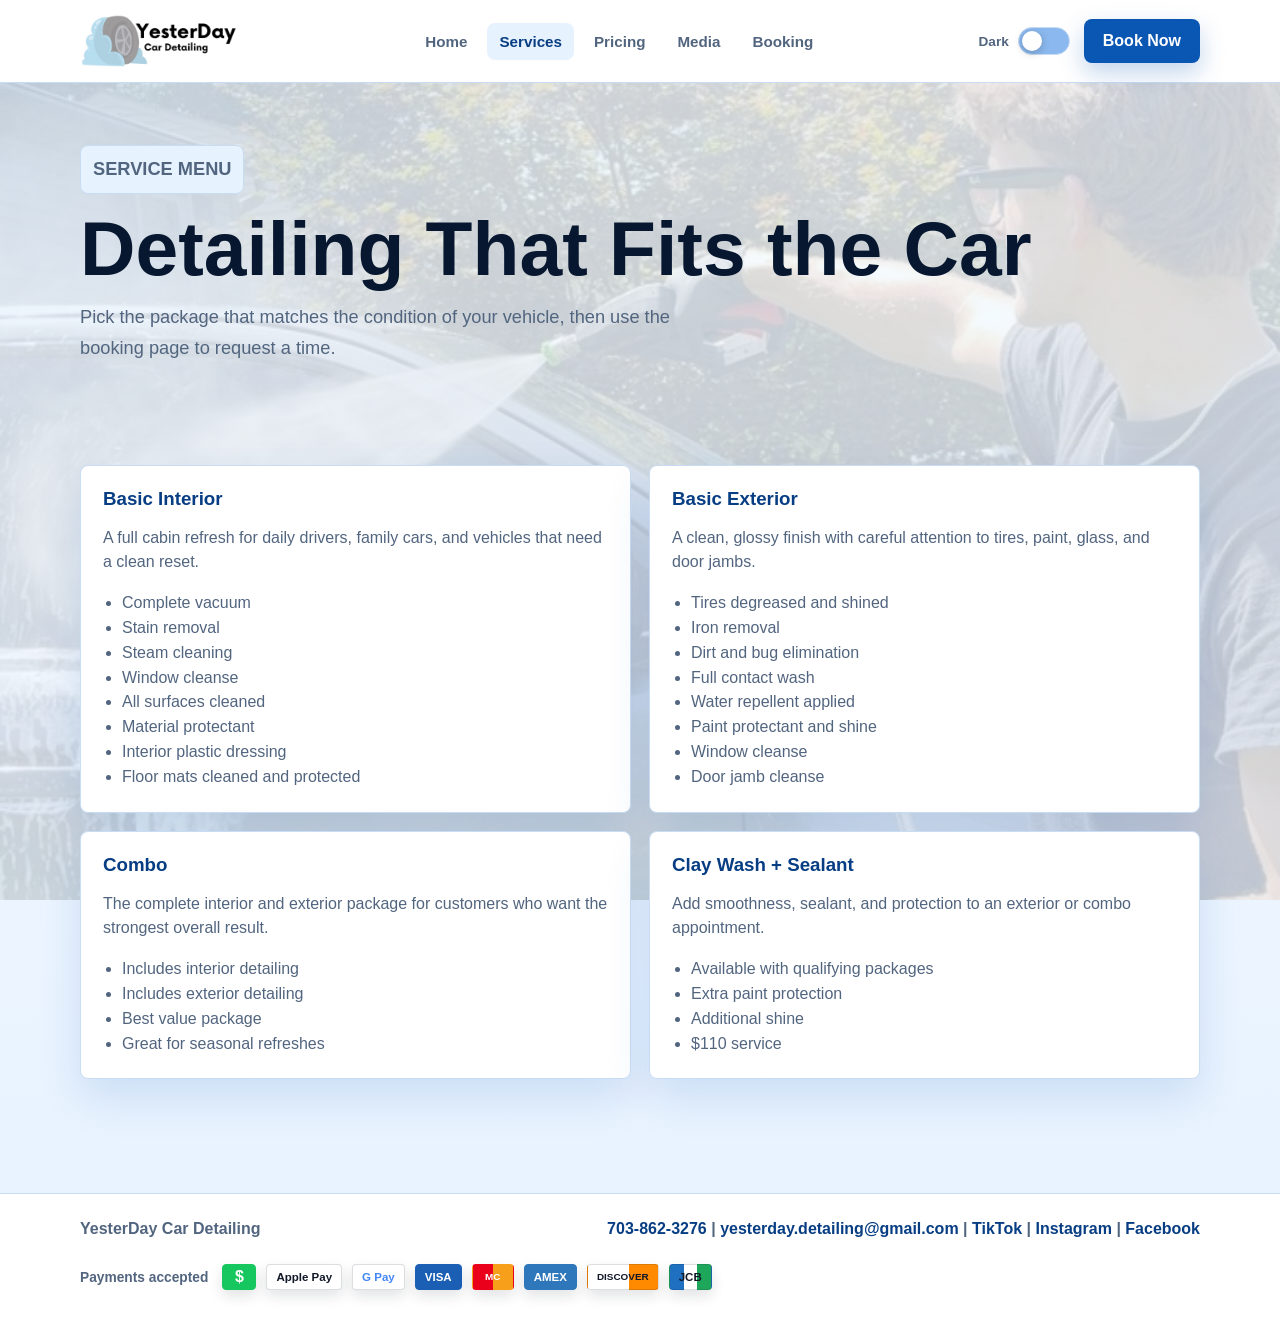
<file: services.html>
<!doctype html>
<html lang="en">
<head>
  <meta charset="utf-8">
  <meta name="viewport" content="width=device-width, initial-scale=1">
  <title>Car Detailing Services | Interior, Exterior, Combo | YesterDay Car Detailing</title>
  <meta name="description" content="Explore YesterDay Car Detailing services including interior detailing, exterior washing, combo packages, stain removal, steam cleaning, paint protection, and wax add-ons.">
  <meta name="robots" content="index, follow">
  <meta name="theme-color" content="#0a56b3">
  <meta property="og:type" content="website">
  <meta property="og:title" content="Car Detailing Services | YesterDay Car Detailing">
  <meta property="og:description" content="Interior, exterior, combo, and wax add-on detailing services in Northern Virginia.">
  <meta property="og:url" content="https://yesterdaydetailing.com/services.html">
  <meta property="og:image" content="https://yesterdaydetailing.com/soap-biz-card.jpg">
  <meta property="og:site_name" content="YesterDay Car Detailing">
  <meta name="twitter:card" content="summary_large_image">
  <meta name="twitter:title" content="Car Detailing Services | YesterDay Car Detailing">
  <meta name="twitter:description" content="Interior, exterior, combo, and wax add-on detailing services in Northern Virginia.">
  <meta name="twitter:image" content="https://yesterdaydetailing.com/soap-biz-card.jpg">
  <link rel="canonical" href="https://yesterdaydetailing.com/services.html">
  <link rel="icon" type="image/svg+xml" href="favicon.svg?v=3">
  <script>
    document.documentElement.dataset.theme = localStorage.getItem("yd-theme") || (matchMedia("(prefers-color-scheme: dark)").matches ? "dark" : "light");
  </script>
  <link rel="stylesheet" href="styles.css?v=6">
  <script src="theme.js" defer></script>
  <script src="hover-cards.js" defer></script>
</head>
<body>
  <header class="site-header">
    <div class="nav-wrap">
      <a class="brand" href="index.html" aria-label="YesterDay Car Detailing home">
        <img class="logo-light" src="logo-light.png?v=5" alt="YesterDay Car Detailing logo">
        <img class="logo-dark" src="logo-dark.png?v=4" alt="YesterDay Car Detailing logo">
      </a>
      <nav class="main-nav" aria-label="Primary navigation">
        <a href="index.html">Home</a>
        <a href="services.html" aria-current="page">Services</a>
        <a href="pricing.html">Pricing</a>
        <a href="media.html">Media</a>
        <a href="https://book.squareup.com/appointments/hwtfurj6mw3m24/location/L4SW4S6JGXWSM/services">Booking</a>
      </nav>
      <div class="nav-actions">
        <label class="theme-toggle">
          <span>Dark</span>
          <input type="checkbox" data-theme-toggle aria-label="Switch dark mode">
          <span class="slider" aria-hidden="true"></span>
        </label>
        <a class="btn" href="https://book.squareup.com/appointments/hwtfurj6mw3m24/location/L4SW4S6JGXWSM/services">Book Now</a>
      </div>
    </div>
  </header>

  <main class="page">
    <section class="page-title">
      <p class="eyebrow">Service menu</p>
      <h1>Detailing That Fits the Car</h1>
      <p>Pick the package that matches the condition of your vehicle, then use the booking page to request a time.</p>
    </section>

    <section class="section">
      <div class="grid two">
        <a class="card service-card card-link" href="interior.html" aria-label="View Interior Detail">
          <h3>Basic Interior</h3>
          <p>A full cabin refresh for daily drivers, family cars, and vehicles that need a clean reset.</p>
          <ul>
            <li>Complete vacuum</li>
            <li>Stain removal</li>
            <li>Steam cleaning</li>
            <li>Window cleanse</li>
            <li>All surfaces cleaned</li>
            <li>Material protectant</li>
            <li>Interior plastic dressing</li>
            <li>Floor mats cleaned and protected</li>
          </ul>
        </a>
        <a class="card service-card card-link" href="exterior.html" aria-label="View Exterior Detail">
          <h3>Basic Exterior</h3>
          <p>A clean, glossy finish with careful attention to tires, paint, glass, and door jambs.</p>
          <ul>
            <li>Tires degreased and shined</li>
            <li>Iron removal</li>
            <li>Dirt and bug elimination</li>
            <li>Full contact wash</li>
            <li>Water repellent applied</li>
            <li>Paint protectant and shine</li>
            <li>Window cleanse</li>
            <li>Door jamb cleanse</li>
          </ul>
        </a>
        <a class="card service-card card-link" href="combo.html" aria-label="View Combo Detail">
          <h3>Combo</h3>
          <p>The complete interior and exterior package for customers who want the strongest overall result.</p>
          <ul>
            <li>Includes interior detailing</li>
            <li>Includes exterior detailing</li>
            <li>Best value package</li>
            <li>Great for seasonal refreshes</li>
          </ul>
        </a>
        <a class="card service-card card-link" href="combo.html" aria-label="View Wax Add-On">
          <h3>Clay Wash + Sealant</h3>
          <p>Add smoothness, sealant, and protection to an exterior or combo appointment.</p>
          <ul>
            <li>Available with qualifying packages</li>
            <li>Extra paint protection</li>
            <li>Additional shine</li>
            <li>$110 service</li>
          </ul>
        </a>
      </div>
    </section>
  </main>

  <footer class="site-footer">
    <div class="footer-wrap">
      <span>YesterDay Car Detailing</span>
      <span><a href="tel:17038623276">703-862-3276</a> | <a href="mailto:yesterday.detailing@gmail.com">yesterday.detailing@gmail.com</a> | <a href="https://www.tiktok.com/@yesterday_car_detailing" target="_blank" rel="noopener">TikTok</a> | <a href="https://www.instagram.com/yesterday_car_detailing/" target="_blank" rel="noopener">Instagram</a> | <a href="https://www.facebook.com/share/15jiZmdQzUG/?mibextid=wwXIfr" target="_blank" rel="noopener">Facebook</a></span>
    </div>
    <div class="payment-wrap" aria-label="Accepted payment methods">
      <span class="payment-note">Payments accepted</span>
      <span class="pay-badge cash" aria-label="Cash">$</span>
      <span class="pay-badge apple">Apple Pay</span>
      <span class="pay-badge google">G Pay</span>
      <span class="pay-badge visa">VISA</span>
      <span class="pay-badge mastercard">MC</span>
      <span class="pay-badge amex">AMEX</span>
      <span class="pay-badge discover">DISCOVER</span>
      <span class="pay-badge jcb">JCB</span>
    </div>
  </footer>
</body>
</html>
</file>
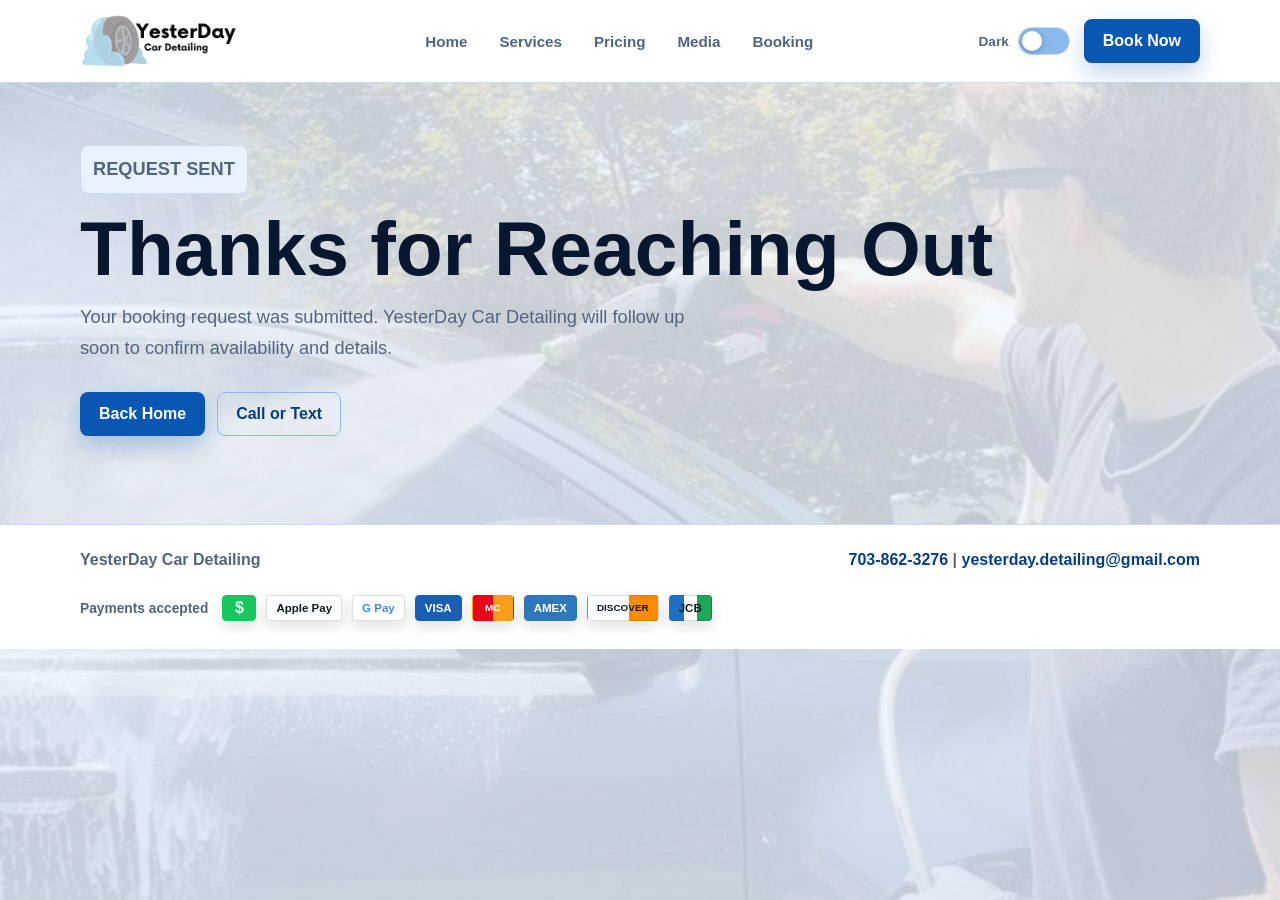
<file: thank-you.html>
<!doctype html>
<html lang="en">
<head>
  <meta charset="utf-8">
  <meta name="viewport" content="width=device-width, initial-scale=1">
  <title>Request Sent | YesterDay Car Detailing</title>
  <meta name="description" content="Your YesterDay Car Detailing booking request has been sent.">
  <meta name="robots" content="noindex, follow">
  <meta name="theme-color" content="#0a56b3">
  <link rel="canonical" href="https://yesterdaydetailing.com/thank-you.html">
  <link rel="icon" type="image/svg+xml" href="favicon.svg?v=3">
  <script>
    document.documentElement.dataset.theme = localStorage.getItem("yd-theme") || (matchMedia("(prefers-color-scheme: dark)").matches ? "dark" : "light");
  </script>
  <link rel="stylesheet" href="styles.css?v=6">
  <script src="theme.js" defer></script>
</head>
<body>
  <header class="site-header">
    <div class="nav-wrap">
      <a class="brand" href="index.html" aria-label="YesterDay Car Detailing home">
        <img class="logo-light" src="logo-light.png?v=5" alt="YesterDay Car Detailing logo">
        <img class="logo-dark" src="logo-dark.png?v=4" alt="YesterDay Car Detailing logo">
      </a>
      <nav class="main-nav" aria-label="Primary navigation">
        <a href="index.html">Home</a>
        <a href="services.html">Services</a>
        <a href="pricing.html">Pricing</a>
        <a href="media.html">Media</a>
        <a href="https://book.squareup.com/appointments/hwtfurj6mw3m24/location/L4SW4S6JGXWSM/services">Booking</a>
      </nav>
      <div class="nav-actions">
        <label class="theme-toggle">
          <span>Dark</span>
          <input type="checkbox" data-theme-toggle aria-label="Switch dark mode">
          <span class="slider" aria-hidden="true"></span>
        </label>
        <a class="btn" href="https://book.squareup.com/appointments/hwtfurj6mw3m24/location/L4SW4S6JGXWSM/services">Book Now</a>
      </div>
    </div>
  </header>

  <main class="page">
    <section class="page-title">
      <p class="eyebrow">Request sent</p>
      <h1>Thanks for Reaching Out</h1>
      <p>Your booking request was submitted. YesterDay Car Detailing will follow up soon to confirm availability and details.</p>
      <div class="inline-actions">
        <a class="btn" href="index.html">Back Home</a>
        <a class="btn secondary" href="tel:17038623276">Call or Text</a>
      </div>
    </section>
  </main>

  <footer class="site-footer">
    <div class="footer-wrap">
      <span>YesterDay Car Detailing</span>
      <span><a href="tel:17038623276">703-862-3276</a> | <a href="mailto:yesterday.detailing@gmail.com">yesterday.detailing@gmail.com</a></span>
    </div>
    <div class="payment-wrap" aria-label="Accepted payment methods">
      <span class="payment-note">Payments accepted</span>
      <span class="pay-badge cash" aria-label="Cash">$</span>
      <span class="pay-badge apple">Apple Pay</span>
      <span class="pay-badge google">G Pay</span>
      <span class="pay-badge visa">VISA</span>
      <span class="pay-badge mastercard">MC</span>
      <span class="pay-badge amex">AMEX</span>
      <span class="pay-badge discover">DISCOVER</span>
      <span class="pay-badge jcb">JCB</span>
    </div>
  </footer>
</body>
</html>
</file>
<file: styles.css>
:root {
  color-scheme: light;
  --bg: #f6fbff;
  --surface: #ffffff;
  --surface-strong: #e7f2ff;
  --text: #07172f;
  --muted: #52657f;
  --line: #c8dcf4;
  --primary: #0a56b3;
  --primary-strong: #073d83;
  --primary-soft: #8bb9ef;
  --accent: #42a6e8;
  --accent-strong: #0074cc;
  --shadow: 0 18px 45px rgba(10, 86, 179, 0.14);
}

[data-theme="dark"] {
  color-scheme: dark;
  --bg: #07111f;
  --surface: #0d1c31;
  --surface-strong: #122a4a;
  --text: #f3f8ff;
  --muted: #bed0e6;
  --line: #24476f;
  --primary: #75b8ff;
  --primary-strong: #acd5ff;
  --primary-soft: #1d5f9f;
  --accent: #43c4ff;
  --accent-strong: #8ddcff;
  --shadow: 0 18px 45px rgba(0, 0, 0, 0.34);
}

* {
  box-sizing: border-box;
}

.sr-only {
  position: absolute;
  width: 1px;
  height: 1px;
  padding: 0;
  margin: -1px;
  overflow: hidden;
  clip: rect(0, 0, 0, 0);
  white-space: nowrap;
  border: 0;
}

body {
  margin: 0;
  font-family: Arial, Helvetica, sans-serif;
  color: var(--text);
  background:
    radial-gradient(circle at top left, rgba(139, 185, 239, 0.26), transparent 32rem),
    linear-gradient(180deg, var(--bg), var(--surface-strong));
  min-height: 100vh;
  overflow-x: hidden;
  isolation: isolate;
}

body::before {
  content: "";
  position: fixed;
  z-index: -1;
  inset: 0;
  background: url("detailing-background.jpeg") center 42% / cover no-repeat;
  opacity: 0.2;
  pointer-events: none;
}

html {
  overflow-x: hidden;
}

/* Standalone, unlinked social/contact landing page. */
.links-page {
  background:
    radial-gradient(circle at 50% -10%, rgba(66, 166, 232, 0.34), transparent 35rem),
    linear-gradient(180deg, var(--bg), var(--surface-strong));
}

.links-shell {
  width: min(620px, calc(100% - 28px));
  margin: 0 auto;
  padding: 24px 0 48px;
}

.links-toolbar {
  min-height: 36px;
  display: flex;
  justify-content: flex-end;
  margin-bottom: 8px;
}

.links-card {
  padding: clamp(26px, 6vw, 46px);
  text-align: center;
  background: color-mix(in srgb, var(--surface) 94%, transparent);
  border: 1px solid var(--line);
  border-radius: 26px;
  box-shadow: var(--shadow);
}

.links-logo {
  display: inline-block;
  margin-bottom: 22px;
}

.links-logo img {
  width: min(310px, 80vw);
  height: auto;
}

.links-card h1 {
  max-width: 480px;
  margin: 8px auto 12px;
  font-size: clamp(1.8rem, 7vw, 2.55rem);
  line-height: 1.08;
}

.links-intro {
  max-width: 480px;
  margin: 0 auto 26px;
  color: var(--muted);
  line-height: 1.6;
}

.link-tree {
  display: grid;
  gap: 11px;
  text-align: left;
}

.link-tree-item {
  min-height: 72px;
  display: grid;
  grid-template-columns: 44px 1fr 20px;
  align-items: center;
  gap: 12px;
  padding: 11px 16px;
  color: var(--text);
  background: var(--surface);
  border: 1px solid var(--line);
  border-radius: 15px;
  box-shadow: 0 7px 18px rgba(10, 86, 179, 0.07);
  transition: transform 160ms ease, border-color 160ms ease, box-shadow 160ms ease;
}

.link-tree-item:hover,
.link-tree-item:focus-visible {
  transform: translateY(-2px);
  border-color: var(--accent);
  box-shadow: 0 12px 25px rgba(10, 86, 179, 0.16);
  outline: none;
}

.link-tree-featured {
  color: #fff;
  background: linear-gradient(135deg, #0a56b3, #0074cc);
  border-color: transparent;
}

.link-tree-icon {
  display: grid;
  place-items: center;
  width: 42px;
  height: 42px;
  font-size: 1.25rem;
  background: var(--surface-strong);
  border-radius: 12px;
}

.link-tree-featured .link-tree-icon {
  background: rgba(255, 255, 255, 0.17);
}

.link-tree-item strong,
.link-tree-item small {
  display: block;
}

.link-tree-item strong {
  font-size: 1rem;
  line-height: 1.35;
}

.link-tree-item small {
  margin-top: 2px;
  color: var(--muted);
  font-size: 0.8rem;
  overflow-wrap: anywhere;
}

.link-tree-featured small {
  color: rgba(255, 255, 255, 0.82);
}

.link-tree-arrow {
  color: var(--primary);
  font-size: 1.9rem;
  line-height: 1;
}

.link-tree-featured .link-tree-arrow {
  color: #fff;
}

.links-footer {
  margin: 26px 0 0;
  color: var(--muted);
  font-size: 0.8rem;
}

@media (max-width: 440px) {
  .links-shell {
    width: min(100% - 18px, 620px);
    padding-top: 12px;
  }

  .links-card {
    padding: 25px 14px 30px;
    border-radius: 21px;
  }

  .link-tree-item {
    grid-template-columns: 40px 1fr 16px;
    gap: 10px;
    padding: 10px 12px;
  }

  .link-tree-icon {
    width: 40px;
    height: 40px;
  }
}

a {
  color: inherit;
  text-decoration: none;
}

img {
  max-width: 100%;
  display: block;
}

.site-header {
  position: sticky;
  top: 0;
  z-index: 10;
  background: var(--surface);
  border-bottom: 1px solid var(--line);
  backdrop-filter: blur(16px);
}

.nav-wrap {
  width: min(1120px, calc(100% - 32px));
  margin: 0 auto;
  min-height: 82px;
  display: flex;
  align-items: center;
  justify-content: space-between;
  gap: 24px;
}

.brand {
  display: inline-flex;
  align-items: center;
  text-decoration: none;
  min-width: 180px;
}

.brand img {
  height: 54px;
  width: auto;
}

.logo-dark {
  display: none;
}

[data-theme="dark"] .logo-light {
  display: none;
}

[data-theme="dark"] .logo-dark {
  display: block;
}

.main-nav {
  display: flex;
  align-items: center;
  justify-content: center;
  gap: 8px;
  flex-wrap: wrap;
}

.main-nav a {
  text-decoration: none;
  color: var(--muted);
  font-weight: 700;
  font-size: 0.95rem;
  padding: 10px 12px;
  border-radius: 8px;
}

.main-nav a:hover,
.main-nav a[aria-current="page"] {
  color: var(--primary-strong);
  background: var(--surface-strong);
}

.nav-actions {
  display: flex;
  align-items: center;
  gap: 14px;
}

.theme-toggle {
  display: inline-flex;
  align-items: center;
  gap: 9px;
  color: var(--muted);
  font-size: 0.85rem;
  font-weight: 700;
  white-space: nowrap;
}

.theme-toggle input {
  position: absolute;
  width: 1px;
  height: 1px;
  margin: 0;
  opacity: 0;
  pointer-events: none;
}

.slider {
  width: 52px;
  height: 28px;
  border-radius: 999px;
  background: var(--primary-soft);
  position: relative;
  border: 1px solid var(--line);
  cursor: pointer;
}

.slider::after {
  content: "";
  position: absolute;
  top: 3px;
  left: 3px;
  width: 20px;
  height: 20px;
  border-radius: 50%;
  background: #ffffff;
  box-shadow: 0 2px 8px rgba(0, 0, 0, 0.24);
  transition: transform 0.2s ease;
}

.theme-toggle input:checked + .slider::after {
  transform: translateX(24px);
}

.btn {
  display: inline-flex;
  align-items: center;
  justify-content: center;
  gap: 8px;
  min-height: 44px;
  padding: 0 18px;
  border-radius: 8px;
  border: 1px solid transparent;
  background: var(--primary);
  color: #ffffff;
  text-decoration: none;
  font-weight: 800;
  box-shadow: 0 10px 24px rgba(10, 86, 179, 0.25);
}

.btn:hover {
  background: var(--primary-strong);
}

[data-theme="dark"] .btn {
  color: #07111f;
}

.btn.secondary {
  background: transparent;
  color: var(--primary-strong);
  border-color: var(--primary-soft);
  box-shadow: none;
}

.page {
  width: min(1120px, calc(100% - 32px));
  margin: 0 auto;
}

.hero {
  min-height: calc(100vh - 82px);
  display: grid;
  grid-template-columns: minmax(0, 1.04fr) minmax(320px, 0.96fr);
  align-items: center;
  gap: 42px;
  padding: 52px 0;
}

.hero h1,
.page-title h1 {
  margin: 0;
  font-size: clamp(2.25rem, 6vw, 5rem);
  line-height: 0.94;
  letter-spacing: 0;
}

.eyebrow {
  display: inline-flex;
  width: fit-content;
  margin: 0 0 18px;
  color: var(--primary-strong);
  background: var(--surface-strong);
  border: 1px solid var(--line);
  padding: 8px 12px;
  border-radius: 8px;
  font-weight: 900;
  text-transform: uppercase;
  font-size: 0.78rem;
}

.hero p,
.page-title p {
  color: var(--muted);
  font-size: 1.14rem;
  line-height: 1.7;
  max-width: 620px;
}

.hero-actions,
.inline-actions {
  display: flex;
  flex-wrap: wrap;
  gap: 12px;
  margin-top: 28px;
}

.one-page section[id] {
  scroll-margin-top: 96px;
}

.one-page-hero {
  min-height: auto;
  display: flex;
  flex-direction: column;
  align-items: center;
  justify-content: center;
  text-align: center;
  padding: 44px 0 58px;
}

.hero-card {
  width: min(980px, 100%);
  margin: 0 auto;
  padding: clamp(26px, 5vw, 46px);
  border: 1px solid var(--line);
  border-radius: 8px;
  background:
    radial-gradient(circle at top, rgba(117, 184, 255, 0.2), transparent 28rem),
    var(--surface);
  box-shadow: var(--shadow);
}

.soapy-hero-logo {
  width: 100%;
  aspect-ratio: 3.45 / 1;
  height: auto;
  object-fit: cover;
  object-position: center;
  border-radius: 8px;
  border: 1px solid var(--line);
  box-shadow: var(--shadow);
  margin: 0 auto 28px;
}

.one-page-hero h1 {
  margin: 0;
  font-size: clamp(2.45rem, 7vw, 4.8rem);
  line-height: 0.95;
  letter-spacing: 0;
}

.hero-card-title {
  margin: 0;
  margin-top: 28px;
  font-size: clamp(1.05rem, 2vw, 1.45rem);
  line-height: 1.05;
  letter-spacing: 0;
}

.hero-divider {
  width: 100%;
  height: 1px;
  margin: 18px 0 20px;
  background: rgba(255, 255, 255, 0.72);
}

.hero-intro-row {
  display: grid;
  grid-template-columns: minmax(0, 1fr) auto;
  gap: 28px;
  align-items: center;
  text-align: left;
}

.hero-description {
  margin: 0;
  max-width: 680px;
  color: var(--muted);
  font-size: clamp(0.78rem, 1vw, 0.9rem);
  line-height: 1.6;
}

.centered-actions {
  justify-content: center;
}

.hero-side-actions {
  flex-direction: column;
  align-items: stretch;
  justify-content: center;
  min-width: 210px;
  margin-top: 0;
}

.large-btn {
  min-height: 54px;
  padding-inline: 28px;
  font-size: 1rem;
}

.services-pricing-grid {
  grid-template-columns: repeat(4, minmax(0, 1fr));
}

.services-pricing-grid .price-card {
  display: flex;
  flex-direction: column;
}

.services-pricing-grid .price-card .btn {
  margin-top: auto;
}

.booking-band {
  margin: 28px 0 10px;
  padding: 34px;
  border-radius: 8px;
  background:
    radial-gradient(circle at top left, rgba(117, 184, 255, 0.18), transparent 26rem),
    var(--surface);
  color: var(--text);
  border: 1px solid var(--line);
  display: flex;
  justify-content: space-between;
  align-items: center;
  gap: 24px;
  box-shadow: var(--shadow);
}

.booking-band h2 {
  margin: 0;
  font-size: clamp(1.65rem, 3vw, 2.45rem);
}

.booking-band p {
  margin: 8px 0 0;
  color: var(--muted);
  line-height: 1.55;
}

.booking-band .btn {
  background: var(--primary);
  color: #ffffff;
  box-shadow: 0 10px 24px rgba(10, 86, 179, 0.2);
  flex: 0 0 auto;
}

.one-page-media-grid {
  align-items: start;
  grid-template-columns: 1.25fr 0.85fr 0.85fr;
  grid-auto-flow: dense;
}

.one-page-media-grid .featured-media-card {
  grid-column: span 2;
  max-width: none;
  justify-self: stretch;
}

.one-page-media-grid .featured-media-card .before-after-image {
  aspect-ratio: 16 / 9;
}

.one-page-media-grid .photo-card img {
  aspect-ratio: 5 / 4;
}

.one-page-media-grid .media-card {
  align-self: start;
}

.one-page-media-grid .media-card-body {
  border-top: 1px solid var(--line);
  background:
    radial-gradient(circle at top right, rgba(117, 184, 255, 0.1), transparent 14rem),
    var(--surface);
}

.one-page-media-grid .media-card-body h3 {
  font-size: 1rem;
}

.one-page-media-grid .media-card-body p {
  font-size: 0.92rem;
}

.compact-before-after {
  grid-column: span 2;
  max-width: none;
  justify-self: stretch;
}

.booking-section {
  padding-bottom: 72px;
}

.booking-section .section-head {
  padding: 24px;
  border: 1px solid var(--line);
  border-bottom: 0;
  border-radius: 8px 8px 0 0;
  margin-bottom: 0;
  background:
    radial-gradient(circle at top right, rgba(117, 184, 255, 0.12), transparent 18rem),
    color-mix(in srgb, var(--surface) 88%, var(--surface-strong));
}

.service-menu-hero {
  padding: 48px 0 26px;
}

.service-menu-banner {
  width: 100%;
  max-width: 980px;
  aspect-ratio: 3.2 / 1;
  object-fit: cover;
  object-position: center;
  border-radius: 8px;
  border: 1px solid var(--line);
  box-shadow: var(--shadow);
  margin: 0 auto 18px;
  display: block;
}

.google-review-float {
  position: absolute;
  z-index: 8;
  top: 235px;
  right: max(28px, calc((100vw - 1240px) / 2));
  width: min(270px, calc(100vw - 56px));
  color: #202124;
  transform: rotate(20deg);
  transform-origin: top right;
}

.google-review-heading {
  display: flex;
  align-items: center;
  gap: 10px;
}

.google-review-heading strong,
.google-review-heading small {
  display: block;
}

.google-review-heading strong {
  font-size: 0.92rem;
}

.google-review-heading small {
  margin-top: 3px;
  color: #5f6368;
  font-size: 0.76rem;
  font-weight: 700;
}

.google-g {
  flex: 0 0 auto;
  width: 28px;
  height: 28px;
}

.google-stars {
  color: #fbbc04;
  letter-spacing: 1px;
}

.google-review-slides {
  position: relative;
  min-height: 154px;
}

.google-review-slide {
  position: absolute;
  inset: 0;
  padding: 15px 16px;
  opacity: 0;
  visibility: hidden;
  background: rgba(255, 255, 255, 0.97);
  border: 1px solid #dadce0;
  border-radius: 12px;
  box-shadow: 0 8px 26px rgba(60, 64, 67, 0.24);
  backdrop-filter: blur(12px);
  transform: scale(0.94) translate(12px, 12px) rotate(2.2deg);
  transform-origin: center;
  transition: opacity 300ms ease, transform 360ms ease, visibility 300ms ease;
}

.google-review-slide.active {
  opacity: 1;
  visibility: visible;
  transform: scale(1) translate(0, 0) rotate(0deg);
  z-index: 2;
}

.google-review-slide.next {
  opacity: 0.82;
  visibility: visible;
  transform: scale(0.96) translate(12px, 11px) rotate(2.2deg);
  z-index: 1;
}

.google-review-slide blockquote {
  margin: 12px 0 0;
  color: #3c4043;
  font-size: 0.8rem;
  line-height: 1.4;
}

.service-meta {
  display: flex;
  flex-wrap: wrap;
  gap: 10px;
  align-items: center;
  justify-content: center;
  margin: 0 0 12px;
  color: var(--text);
  font-weight: 800;
  font-size: 0.95rem;
}

.service-meta a {
  display: inline-flex;
  align-items: center;
  justify-content: center;
  min-height: 34px;
  padding: 7px 10px;
  border-radius: 8px;
  border: 1px solid var(--line);
  background: var(--surface-strong);
  color: var(--primary-strong);
  text-decoration: none;
}

.service-meta .service-meta-book {
  min-width: 92px;
  background: var(--primary);
  border-color: var(--primary);
  color: #ffffff;
  box-shadow: 0 10px 22px rgba(10, 86, 179, 0.18);
}

.intro-copy-mobile {
  display: none;
}

.service-menu-copy p:not(.service-meta) {
  margin: 0 auto;
  max-width: 880px;
  color: var(--muted);
  line-height: 1.65;
}

.service-menu-copy .service-location {
  margin-top: 22px;
  text-align: center;
  color: var(--text);
  font-weight: 900;
}

.service-menu-section {
  padding-top: 26px;
}

.service-menu-grid {
  display: grid;
  grid-template-columns: repeat(3, minmax(0, 1fr));
  gap: 18px;
}

.service-menu-item {
  position: relative;
  display: flex;
  flex-direction: column;
  min-height: 100%;
  padding: 22px;
  border: 1px solid var(--line);
  border-radius: 8px;
  background:
    radial-gradient(circle at top right, rgba(117, 184, 255, 0.13), transparent 18rem),
    var(--surface);
  box-shadow: var(--shadow);
}

.service-menu-item h3 {
  margin: 0 74px 12px 0;
  color: var(--primary-strong);
  font-size: clamp(1.25rem, 2vw, 1.65rem);
  line-height: 1.1;
}

.service-price {
  position: absolute;
  top: 18px;
  right: 18px;
  min-width: 58px;
  padding: 7px 9px;
  border-radius: 8px;
  background: var(--surface-strong);
  color: var(--primary-strong);
  border: 1px solid var(--line);
  font-weight: 900;
  text-align: center;
  font-size: 0.88rem;
}

.service-menu-item p {
  margin: 0;
  color: var(--muted);
  line-height: 1.55;
}

.service-card-footer {
  display: flex;
  align-items: flex-end;
  justify-content: flex-end;
  gap: 14px;
  margin-top: auto;
  padding-top: 18px;
}

.service-book-btn {
  display: inline-flex;
  align-items: center;
  justify-content: center;
  flex: 0 0 auto;
  min-height: 38px;
  padding: 9px 13px;
  border-radius: 8px;
  border: 1px solid var(--primary);
  background: var(--primary);
  color: #ffffff;
  text-decoration: none;
  font-weight: 900;
  box-shadow: 0 10px 22px rgba(10, 86, 179, 0.18);
}

.service-book-btn:hover,
.service-book-btn:focus-visible {
  background: var(--primary-strong);
  color: #ffffff;
  transform: translateY(-1px);
}

.service-card-footer > .service-book-btn:only-child {
  margin-left: auto;
}

.service-extras {
  grid-column: 1 / -1;
}

.extras-list {
  display: flex;
  flex-wrap: wrap;
  gap: 10px;
  margin-top: 12px;
}

.extras-list span {
  display: inline-flex;
  align-items: center;
  gap: 8px;
  min-height: 34px;
  padding: 7px 10px;
  border-radius: 8px;
  background: var(--surface-strong);
  border: 1px solid var(--line);
  color: var(--text);
  font-weight: 800;
  font-size: 0.9rem;
}

.extras-list strong {
  color: var(--primary-strong);
}

.hero-panel {
  background: var(--surface);
  border: 1px solid var(--line);
  border-radius: 8px;
  padding: 26px;
  box-shadow: var(--shadow);
}

.logo-feature {
  background: linear-gradient(145deg, var(--surface-strong), var(--surface));
  border: 1px solid var(--line);
  border-radius: 8px;
  padding: 20px;
  aspect-ratio: 4 / 3;
  overflow: hidden;
}

.logo-feature img {
  width: 100%;
  height: 100%;
  object-fit: cover;
  object-position: center;
  border-radius: 6px;
}

.quick-stats {
  display: grid;
  grid-template-columns: repeat(3, 1fr);
  gap: 12px;
  margin-top: 18px;
}

.stat {
  position: relative;
  background: var(--surface-strong);
  border: 1px solid var(--line);
  border-radius: 8px;
  padding: 14px;
  transition:
    border-color 0.2s ease,
    background 0.2s ease,
    transform 0.2s ease;
  cursor: pointer;
}

.stat-link,
.stat-link:link,
.stat-link:visited,
.stat-link:hover,
.stat-link:active,
.card-link,
.card-link:link,
.card-link:visited,
.card-link:hover,
.card-link:active {
  color: inherit;
  text-decoration: none !important;
  text-decoration-line: none !important;
}

.stat-link *,
.card-link *,
.stat-link:hover *,
.card-link:hover * {
  text-decoration: none !important;
  text-decoration-line: none !important;
  text-decoration-color: transparent !important;
  border-bottom: 0 !important;
}

.stat:hover,
.stat:focus-visible {
  background: color-mix(in srgb, var(--accent) 14%, var(--surface-strong));
  border-color: var(--accent);
  transform: translateY(-2px);
  box-shadow: 0 14px 30px rgba(66, 166, 232, 0.18);
  outline: 3px solid var(--accent);
  outline-offset: 3px;
}

.stat strong {
  display: block;
  color: var(--primary-strong);
  font-size: 1.35rem;
}

.stat span {
  color: var(--muted);
  font-size: 0.86rem;
  font-weight: 700;
}

.section {
  padding: 54px 0;
}

.section-head {
  display: flex;
  justify-content: space-between;
  gap: 24px;
  align-items: end;
  margin-bottom: 22px;
}

.section-head h2,
.page-title h1 {
  margin: 0;
}

.section-head p {
  margin: 8px 0 0;
  color: var(--muted);
  line-height: 1.6;
  max-width: 620px;
}

.grid {
  display: grid;
  grid-template-columns: repeat(3, 1fr);
  gap: 18px;
}

.grid.services-pricing-grid {
  grid-template-columns: repeat(4, minmax(0, 1fr));
}

.grid.two {
  grid-template-columns: repeat(2, 1fr);
}

.media-grid {
  display: grid;
  grid-template-columns: repeat(3, minmax(0, 1fr));
  gap: 14px;
}

.media-card {
  background: var(--surface);
  border: 1px solid var(--line);
  border-radius: 8px;
  overflow: hidden;
  box-shadow: var(--shadow);
}

.media-card img {
  width: 100%;
  aspect-ratio: 4 / 3;
  object-fit: cover;
  object-position: center;
}

.photo-card img {
  aspect-ratio: 4 / 3;
}

.media-card-body {
  padding: 18px;
}

.media-card-body h3 {
  margin: 0 0 8px;
  color: var(--primary-strong);
}

.media-card-body p {
  margin: 0;
  color: var(--muted);
  line-height: 1.55;
}

.before-after-card {
  grid-column: 1 / -1;
  max-width: 720px;
  justify-self: center;
  width: 100%;
}

.combined-before-after {
  position: relative;
  margin: 0;
}

.before-after-card .before-after-image {
  width: 100%;
  aspect-ratio: 3 / 2;
  object-fit: cover;
  object-position: center;
  background: var(--surface-strong);
}

.combined-before-after figcaption {
  position: absolute;
  top: 12px;
  padding: 7px 10px;
  border-radius: 8px;
  background: color-mix(in srgb, var(--surface) 88%, transparent);
  color: var(--primary-strong);
  border: 1px solid var(--line);
  font-weight: 900;
}

.combined-before-after .before-label {
  left: 12px;
}

.combined-before-after .after-label {
  left: calc(50% + 12px);
}

.before-after-grid {
  display: grid;
  grid-template-columns: repeat(2, minmax(0, 1fr));
  gap: 1px;
  background: var(--line);
}

.before-after-grid figure {
  position: relative;
  margin: 0;
  background: var(--surface-strong);
}

.before-after-grid img {
  width: 100%;
  aspect-ratio: 3 / 4;
  object-fit: contain;
  object-position: center;
  background: var(--surface-strong);
}

.before-after-grid .after-frame img {
  object-fit: cover;
  object-position: center;
}

.before-after-grid figcaption {
  position: absolute;
  left: 12px;
  top: 12px;
  padding: 7px 10px;
  border-radius: 8px;
  background: color-mix(in srgb, var(--surface) 88%, transparent);
  color: var(--primary-strong);
  border: 1px solid var(--line);
  font-weight: 900;
}

.placeholder-card {
  min-height: 290px;
  display: grid;
  place-items: center;
  text-align: center;
  padding: 22px;
  background:
    linear-gradient(135deg, color-mix(in srgb, var(--primary-soft) 28%, transparent), transparent),
    var(--surface);
}

.placeholder-card span {
  display: block;
  color: var(--primary-strong);
  font-weight: 900;
  font-size: 1.1rem;
}

.placeholder-card p {
  max-width: 280px;
}

.review-card {
  background: var(--surface);
  border: 1px solid var(--line);
  border-radius: 8px;
  padding: 28px;
  box-shadow: var(--shadow);
}

.stars {
  color: var(--accent-strong);
  font-size: 1.25rem;
  font-weight: 900;
  margin-bottom: 14px;
}

.review-card blockquote {
  margin: 0;
  font-size: clamp(1.15rem, 2vw, 1.8rem);
  line-height: 1.25;
  font-weight: 900;
}

.review-card cite {
  display: block;
  margin-top: 18px;
  margin-bottom: 22px;
  color: var(--muted);
  font-style: normal;
  font-weight: 800;
}

.review-card + .review-card {
  margin-top: 18px;
}

.home-review-carousel {
  position: relative;
  min-height: 360px;
  background: var(--surface);
  border: 1px solid var(--line);
  border-radius: 8px;
  box-shadow: var(--shadow);
  overflow: hidden;
  contain: paint;
}

.home-review {
  position: absolute;
  inset: 0;
  display: flex;
  flex-direction: column;
  justify-content: center;
  padding: 30px 34px 58px;
  opacity: 0;
  visibility: hidden;
  transform: translateX(112%) rotate(2deg);
  transition:
    transform 0.62s cubic-bezier(0.2, 0.78, 0.18, 1),
    opacity 0.42s ease,
    visibility 0.42s ease;
  will-change: transform, opacity;
}

.home-review.active {
  opacity: 1;
  visibility: visible;
  transform: translateX(0) rotate(0deg);
  z-index: 1;
}

.home-review.exit-left {
  opacity: 0;
  visibility: hidden;
  transform: translateX(-112%) rotate(-2deg);
}

.home-review.enter-right {
  transform: translateX(112%) rotate(2deg);
}

.home-review.exit-right {
  opacity: 0;
  visibility: hidden;
  transform: translateX(112%) rotate(2deg);
}

.home-review.enter-left {
  transform: translateX(-112%) rotate(-2deg);
}

.home-review blockquote {
  margin: 0;
  max-width: 850px;
  font-size: clamp(1.05rem, 2.2vw, 1.65rem);
  line-height: 1.25;
  font-weight: 900;
}

.home-review cite {
  display: block;
  margin-top: 16px;
  color: var(--muted);
  font-style: normal;
  font-weight: 800;
}

.review-dots {
  position: absolute;
  left: 34px;
  bottom: 22px;
  display: flex;
  gap: 8px;
  z-index: 2;
}

.review-dots button {
  width: 34px;
  height: 10px;
  border: 0;
  border-radius: 999px;
  background: var(--line);
  cursor: pointer;
}

.review-dots button.active {
  background: var(--primary);
}

.card,
.price-card,
.contact-card {
  background: var(--surface);
  border: 1px solid var(--line);
  border-radius: 8px;
  padding: 22px;
  box-shadow: var(--shadow);
}

a.card {
  color: inherit;
  display: block;
  text-decoration: none !important;
  text-decoration-line: none !important;
  transition:
    border-color 0.2s ease,
    transform 0.2s ease;
}

a.card:link,
a.card:visited,
a.card:active {
  text-decoration: none !important;
  text-decoration-line: none !important;
}

a.card:hover,
a.card:focus-visible {
  border-color: var(--accent);
  transform: translateY(-2px);
  outline: none;
  text-decoration: none !important;
  text-decoration-line: none !important;
}

a.card *,
a.card:link *,
a.card:visited *,
a.card:hover *,
a.card:active *,
a.card:focus-visible * {
  text-decoration: none !important;
  text-decoration-line: none !important;
}

.service-card {
  position: relative;
  transition:
    border-color 0.2s ease,
    transform 0.2s ease;
  cursor: pointer;
}

.service-card:hover,
.service-card:focus-visible {
  background: color-mix(in srgb, var(--accent) 10%, var(--surface));
  border-color: var(--accent);
  transform: translateY(-2px);
  box-shadow: 0 16px 34px rgba(66, 166, 232, 0.16);
  outline: 3px solid var(--accent);
  outline-offset: 3px;
}

.card h3,
.price-card h3,
.contact-card h2 {
  margin: 0 0 10px;
  color: var(--primary-strong);
}

.card p,
.price-card p,
.contact-card p,
.price-card li,
.card li {
  color: var(--muted);
  line-height: 1.55;
}

.square-booking-card {
  display: grid;
  grid-template-rows: auto auto 1fr;
  min-height: 560px;
  background:
    radial-gradient(circle at top right, rgba(117, 184, 255, 0.11), transparent 18rem),
    color-mix(in srgb, var(--surface) 92%, var(--surface-strong));
}

.square-booking-widget {
  display: flex;
  align-items: stretch;
  min-height: 470px;
  margin-top: 12px;
  padding: 12px;
  border: 1px solid color-mix(in srgb, var(--line) 72%, #ffffff);
  border-radius: 8px;
  background:
    linear-gradient(145deg, rgba(255, 255, 255, 0.82), rgba(233, 245, 255, 0.88));
  overflow: hidden;
}

.square-booking-widget > * {
  width: 100%;
  max-width: 100%;
}

.square-booking-widget iframe {
  width: 100% !important;
  min-height: 470px;
  border-radius: 6px;
}

.card ul,
.price-card ul {
  padding-left: 19px;
  margin: 14px 0 0;
}

.price {
  font-size: 2.4rem;
  line-height: 1;
  margin: 16px 0 8px;
  font-weight: 900;
}

.price span {
  font-size: 1rem;
  color: var(--muted);
}

.featured {
  border-color: var(--accent);
  outline: 3px solid color-mix(in srgb, var(--accent) 22%, transparent);
}

.page-title {
  padding: 62px 0 28px;
}

.split {
  display: grid;
  grid-template-columns: minmax(0, 0.85fr) minmax(320px, 1.15fr);
  gap: 22px;
  align-items: start;
}

.booking-layout {
  grid-template-columns: minmax(260px, 0.7fr) minmax(0, 1.3fr);
  align-items: start;
  padding: 24px;
  border: 1px solid var(--line);
  border-radius: 0 0 8px 8px;
  background:
    linear-gradient(145deg, color-mix(in srgb, var(--surface) 82%, transparent), transparent),
    color-mix(in srgb, var(--surface-strong) 28%, transparent);
  box-shadow: var(--shadow);
}

.booking-layout .contact-card {
  box-shadow: none;
}

.booking-contact-card {
  display: flex;
  flex-direction: column;
  background:
    radial-gradient(circle at top left, rgba(117, 184, 255, 0.1), transparent 18rem),
    color-mix(in srgb, var(--surface) 90%, var(--surface-strong));
}

.contact-copy-mobile,
.contact-icon-grid {
  display: none;
}

.contact-icon-grid {
  grid-template-columns: repeat(5, minmax(42px, 1fr));
  gap: 10px;
  margin-top: 18px;
}

.contact-icon-link {
  display: inline-flex;
  align-items: center;
  justify-content: center;
  min-height: 52px;
  border: 1px solid var(--line);
  border-radius: 8px;
  background: var(--surface-strong);
  color: var(--primary-strong);
  text-decoration: none;
  transition:
    border-color 0.2s ease,
    background 0.2s ease,
    transform 0.2s ease;
}

.contact-icon-link:hover,
.contact-icon-link:focus-visible {
  background: color-mix(in srgb, var(--accent) 12%, var(--surface-strong));
  border-color: var(--accent);
  transform: translateY(-1px);
  outline: none;
}

.contact-icon-link svg {
  width: 22px;
  height: 22px;
  fill: none;
  stroke: currentColor;
  stroke-width: 2;
  stroke-linecap: round;
  stroke-linejoin: round;
}

.contact-icon-letter {
  font-size: 1.25rem;
  line-height: 1;
  font-weight: 900;
}

.contact-list {
  display: grid;
  gap: 12px;
  margin-top: 18px;
}

.booking-contact-card .contact-list {
  margin-top: 22px;
}

.contact-link {
  display: block;
  padding: 14px;
  border: 1px solid var(--line);
  border-radius: 8px;
  background: var(--surface-strong);
  text-decoration: none;
  font-weight: 800;
  color: var(--primary-strong);
  overflow-wrap: anywhere;
}

.social-band {
  display: flex;
  align-items: center;
  justify-content: space-between;
  gap: 22px;
  border-top: 1px solid var(--line);
  border-bottom: 1px solid var(--line);
}

.social-band h2 {
  margin: 0 0 8px;
}

.social-band p {
  margin: 0;
  color: var(--muted);
  line-height: 1.6;
}

.social-links {
  display: flex;
  flex-wrap: wrap;
  gap: 10px;
}

.social-links a {
  display: inline-flex;
  align-items: center;
  justify-content: center;
  min-height: 42px;
  padding: 0 14px;
  border-radius: 8px;
  border: 1px solid var(--primary-soft);
  background: var(--surface);
  color: var(--primary-strong);
  text-decoration: none;
  font-weight: 900;
}

.social-links a:hover {
  background: var(--surface-strong);
}

.social-links.compact {
  margin-top: 14px;
}

.booking-contact-card .social-links.compact {
  margin-top: 20px;
  padding-top: 22px;
  border-top: 1px solid var(--line);
}

form {
  display: grid;
  gap: 14px;
}

.form-row {
  display: grid;
  grid-template-columns: repeat(2, 1fr);
  gap: 14px;
}

label {
  display: grid;
  gap: 7px;
  font-weight: 800;
  color: var(--text);
}

input,
select,
textarea {
  width: 100%;
  border: 1px solid var(--line);
  border-radius: 8px;
  background: var(--bg);
  color: var(--text);
  min-height: 46px;
  padding: 12px;
  font: inherit;
}

textarea {
  min-height: 130px;
  resize: vertical;
}

.note {
  font-size: 0.92rem;
  color: var(--muted);
  margin: 0;
}

.site-footer {
  margin-top: 60px;
  border-top: 1px solid var(--line);
  background: var(--surface);
}

.footer-wrap {
  width: min(1120px, calc(100% - 32px));
  margin: 0 auto;
  padding: 26px 0;
  display: flex;
  justify-content: space-between;
  gap: 20px;
  color: var(--muted);
  font-weight: 700;
}

.footer-wrap a {
  color: var(--primary-strong);
  text-decoration: none;
}

.payment-wrap {
  width: min(1120px, calc(100% - 32px));
  margin: 0 auto;
  padding: 0 0 28px;
  display: flex;
  align-items: center;
  gap: 10px;
  flex-wrap: wrap;
  color: var(--muted);
  font-size: 0.86rem;
  font-weight: 800;
}

.payment-note {
  margin-right: 4px;
}

.pay-badge {
  min-width: 42px;
  height: 26px;
  padding: 0 9px;
  border-radius: 4px;
  display: inline-flex;
  align-items: center;
  justify-content: center;
  background: #ffffff;
  color: #111827;
  border: 1px solid rgba(15, 23, 42, 0.14);
  box-shadow: 0 6px 14px rgba(15, 23, 42, 0.12);
  font-size: 0.72rem;
  line-height: 1;
}

.pay-badge.cash {
  min-width: 34px;
  background: #16c75f;
  color: #ffffff;
  border-color: #16c75f;
  font-size: 1rem;
}

.pay-badge.apple {
  font-weight: 900;
}

.pay-badge.google {
  color: #4285f4;
}

.pay-badge.visa {
  background: #1a5fb4;
  color: #ffffff;
  border-color: #1a5fb4;
  font-weight: 900;
}

.pay-badge.mastercard {
  color: #ffffff;
  background: linear-gradient(90deg, #eb001b 0 50%, #f79e1b 50% 100%);
  border-color: transparent;
  font-size: 0.62rem;
}

.pay-badge.amex {
  background: #2e77bb;
  color: #ffffff;
  border-color: #2e77bb;
  font-weight: 900;
}

.pay-badge.discover {
  background: linear-gradient(90deg, #ffffff 0 58%, #ff8a00 58% 100%);
  color: #111827;
  font-size: 0.62rem;
}

.pay-badge.jcb {
  background: linear-gradient(90deg, #1f70c1 0 33%, #ffffff 33% 66%, #1ea65b 66% 100%);
  color: #111827;
  font-weight: 900;
}

@media (max-width: 900px) {
  .google-review-float {
    position: static;
    width: min(100%, 360px);
    margin: 24px auto;
    transform: none;
  }

  .google-review-slides {
    display: grid;
    min-height: 0;
  }

  .google-review-slide {
    position: relative;
    inset: auto;
    grid-area: 1 / 1;
    min-width: 0;
    transform: none;
    overflow-wrap: anywhere;
  }

  .google-review-slide.next {
    opacity: 0;
    visibility: hidden;
    transform: none;
  }

  .nav-wrap {
    min-height: auto;
    padding: 12px 0;
    align-items: center;
    flex-wrap: wrap;
    gap: 10px 14px;
  }

  .brand {
    min-width: 0;
  }

  .brand img {
    height: 48px;
  }

  .main-nav {
    order: 3;
    width: 100%;
    justify-content: flex-start;
    gap: 6px;
    flex-wrap: nowrap;
    overflow-x: auto;
    padding-bottom: 2px;
    scrollbar-width: none;
  }

  .main-nav::-webkit-scrollbar {
    display: none;
  }

  .main-nav a {
    flex: 0 0 auto;
  }

  .nav-actions {
    margin-left: auto;
    gap: 10px;
  }

  .hero,
  .split {
    grid-template-columns: 1fr;
  }

  .booking-layout {
    padding: 18px;
  }

  .hero {
    min-height: auto;
    gap: 24px;
    padding: 36px 0 24px;
  }

  .grid,
  .media-grid {
    grid-template-columns: repeat(2, minmax(0, 1fr));
  }

  .one-page-media-grid {
    grid-template-columns: repeat(2, minmax(0, 1fr));
  }

  .one-page-media-grid .featured-media-card,
  .compact-before-after {
    grid-column: 1 / -1;
  }

  .one-page section[id] {
    scroll-margin-top: 132px;
  }

  .one-page-hero {
    min-height: auto;
    padding: 44px 0 48px;
  }

  .hero-intro-row {
    grid-template-columns: 1fr;
    text-align: center;
  }

  .hero-description {
    margin: 0 auto;
  }

  .hero-side-actions {
    min-width: 0;
  }

  .services-pricing-grid {
    grid-template-columns: repeat(2, minmax(0, 1fr));
  }

  .grid.services-pricing-grid {
    grid-template-columns: repeat(2, minmax(0, 1fr));
  }

  .booking-band {
    flex-direction: column;
    align-items: flex-start;
  }

  .service-menu-hero {
    padding: 32px 0 16px;
  }

  .service-menu-grid {
    grid-template-columns: repeat(2, minmax(0, 1fr));
    gap: 32px 28px;
  }

  .form-row {
    grid-template-columns: 1fr;
  }

  .section-head,
  .social-band,
  .footer-wrap {
    flex-direction: column;
    align-items: flex-start;
  }

  .section-head {
    gap: 14px;
  }

  .social-band .social-links {
    width: 100%;
  }

  .social-links a {
    flex: 1 1 150px;
  }
}

@media (max-width: 560px) {
  .page,
  .nav-wrap,
  .footer-wrap,
  .payment-wrap {
    width: min(calc(100% - 32px), 1120px);
  }

  .site-header {
    position: sticky;
  }

  .nav-wrap {
    display: grid;
    grid-template-columns: minmax(0, 1fr) auto;
    align-items: center;
    padding: 8px 0 10px;
    gap: 8px 10px;
  }

  .brand img {
    height: 38px;
  }

  .nav-actions .btn {
    min-height: 38px;
    padding: 0 12px;
    font-size: 0.9rem;
  }

  .one-page-site .nav-actions .btn {
    display: none;
  }

  .one-page-site .nav-actions {
    width: auto;
    justify-content: flex-end;
    margin-left: 0;
  }

  .theme-toggle {
    gap: 6px;
    font-size: 0.76rem;
  }

  .theme-toggle > span:first-child {
    display: none;
  }

  .slider {
    width: 42px;
    height: 23px;
  }

  .slider::after {
    width: 15px;
    height: 15px;
  }

  .theme-toggle input:checked + .slider::after {
    transform: translateX(19px);
  }

  .main-nav {
    grid-column: 1 / -1;
    width: 100%;
    justify-content: space-between;
    gap: 4px;
    padding: 2px 0 0;
  }

  .main-nav a {
    padding: 7px 6px;
    font-size: 0.76rem;
  }

  .hero h1,
  .one-page-hero h1,
  .hero-card-title,
  .page-title h1 {
    font-size: 1.34rem;
    line-height: 1.08;
    overflow-wrap: break-word;
  }

  .one-page-hero h1,
  .hero-card-title,
  .hero-description {
    max-width: 320px;
  }

  .hero p,
  .hero-description,
  .page-title p {
    font-size: 0.86rem;
    line-height: 1.55;
  }

  .eyebrow {
    margin-bottom: 14px;
    padding: 7px 10px;
    font-size: 0.72rem;
  }

  .hero-actions,
  .inline-actions {
    display: grid;
    grid-template-columns: 1fr;
    gap: 10px;
    margin-top: 22px;
  }

  .hero-actions .btn,
  .inline-actions .btn,
  .booking-band .btn,
  .section-head .btn,
  .social-links a,
  .price-card .btn,
  form .btn {
    width: 100%;
  }

  .hero-panel,
  .card,
  .price-card,
  .contact-card {
    padding: 16px;
  }

  .booking-section .section-head,
  .booking-layout {
    padding: 16px;
  }

  .one-page-site .booking-section {
    display: none;
  }

  .square-booking-card {
    min-height: 500px;
  }

  .square-booking-widget,
  .square-booking-widget iframe {
    min-height: 430px;
  }

  .logo-feature {
    padding: 10px;
  }

  .quick-stats {
    grid-template-columns: repeat(3, minmax(0, 1fr));
    gap: 8px;
  }

  .stat {
    padding: 10px 8px;
    text-align: center;
  }

  .stat strong {
    font-size: 1.05rem;
  }

  .stat span {
    font-size: 0.78rem;
  }

  .section {
    padding: 30px 0;
  }

  .section-head h2,
  .booking-band h2 {
    font-size: 1.32rem;
    line-height: 1.15;
  }

  .section-head p,
  .booking-band p,
  .service-menu-copy p:not(.service-meta),
  .service-menu-item p,
  .contact-card p,
  .media-card-body p {
    font-size: 0.84rem;
    line-height: 1.45;
  }

  .soapy-hero-logo {
    width: 100%;
    aspect-ratio: 2.45 / 1;
  }

  .booking-band {
    padding: 22px 18px;
  }

  .page-title {
    padding: 36px 0 12px;
</file>
